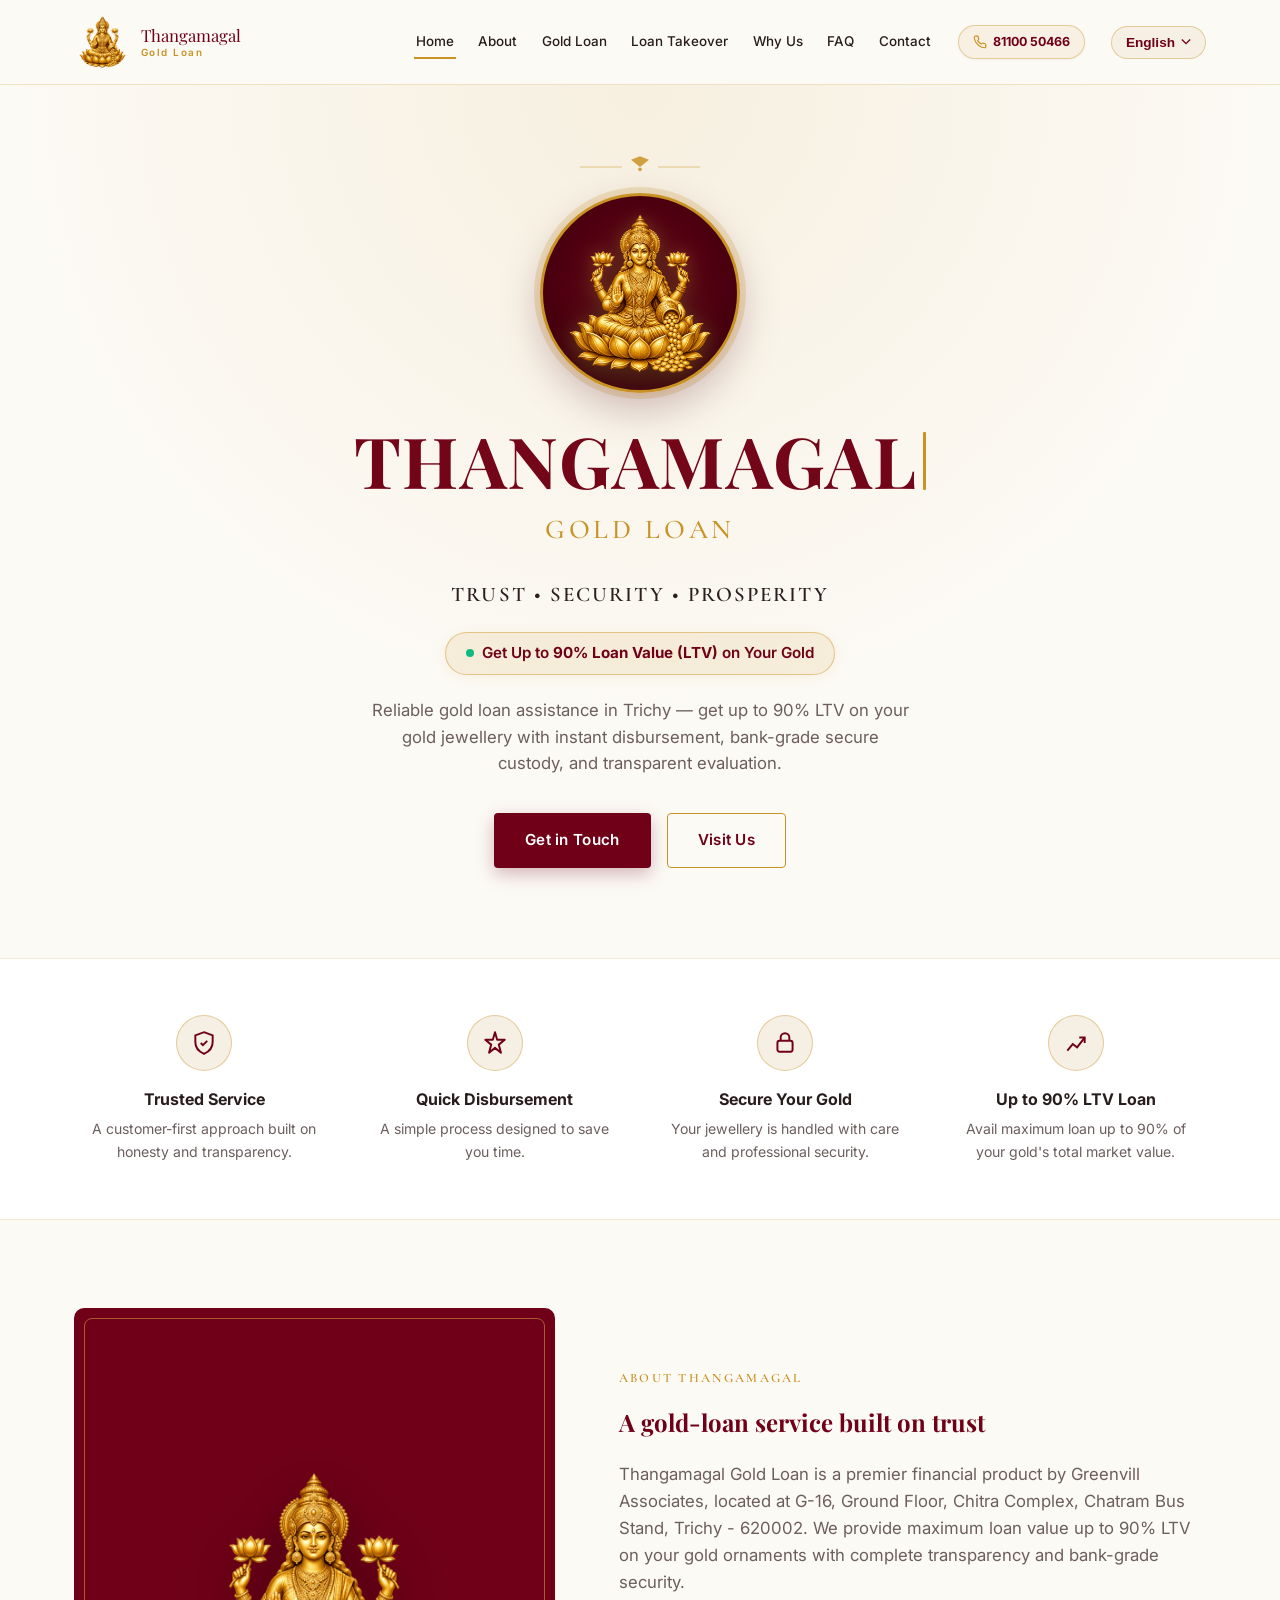
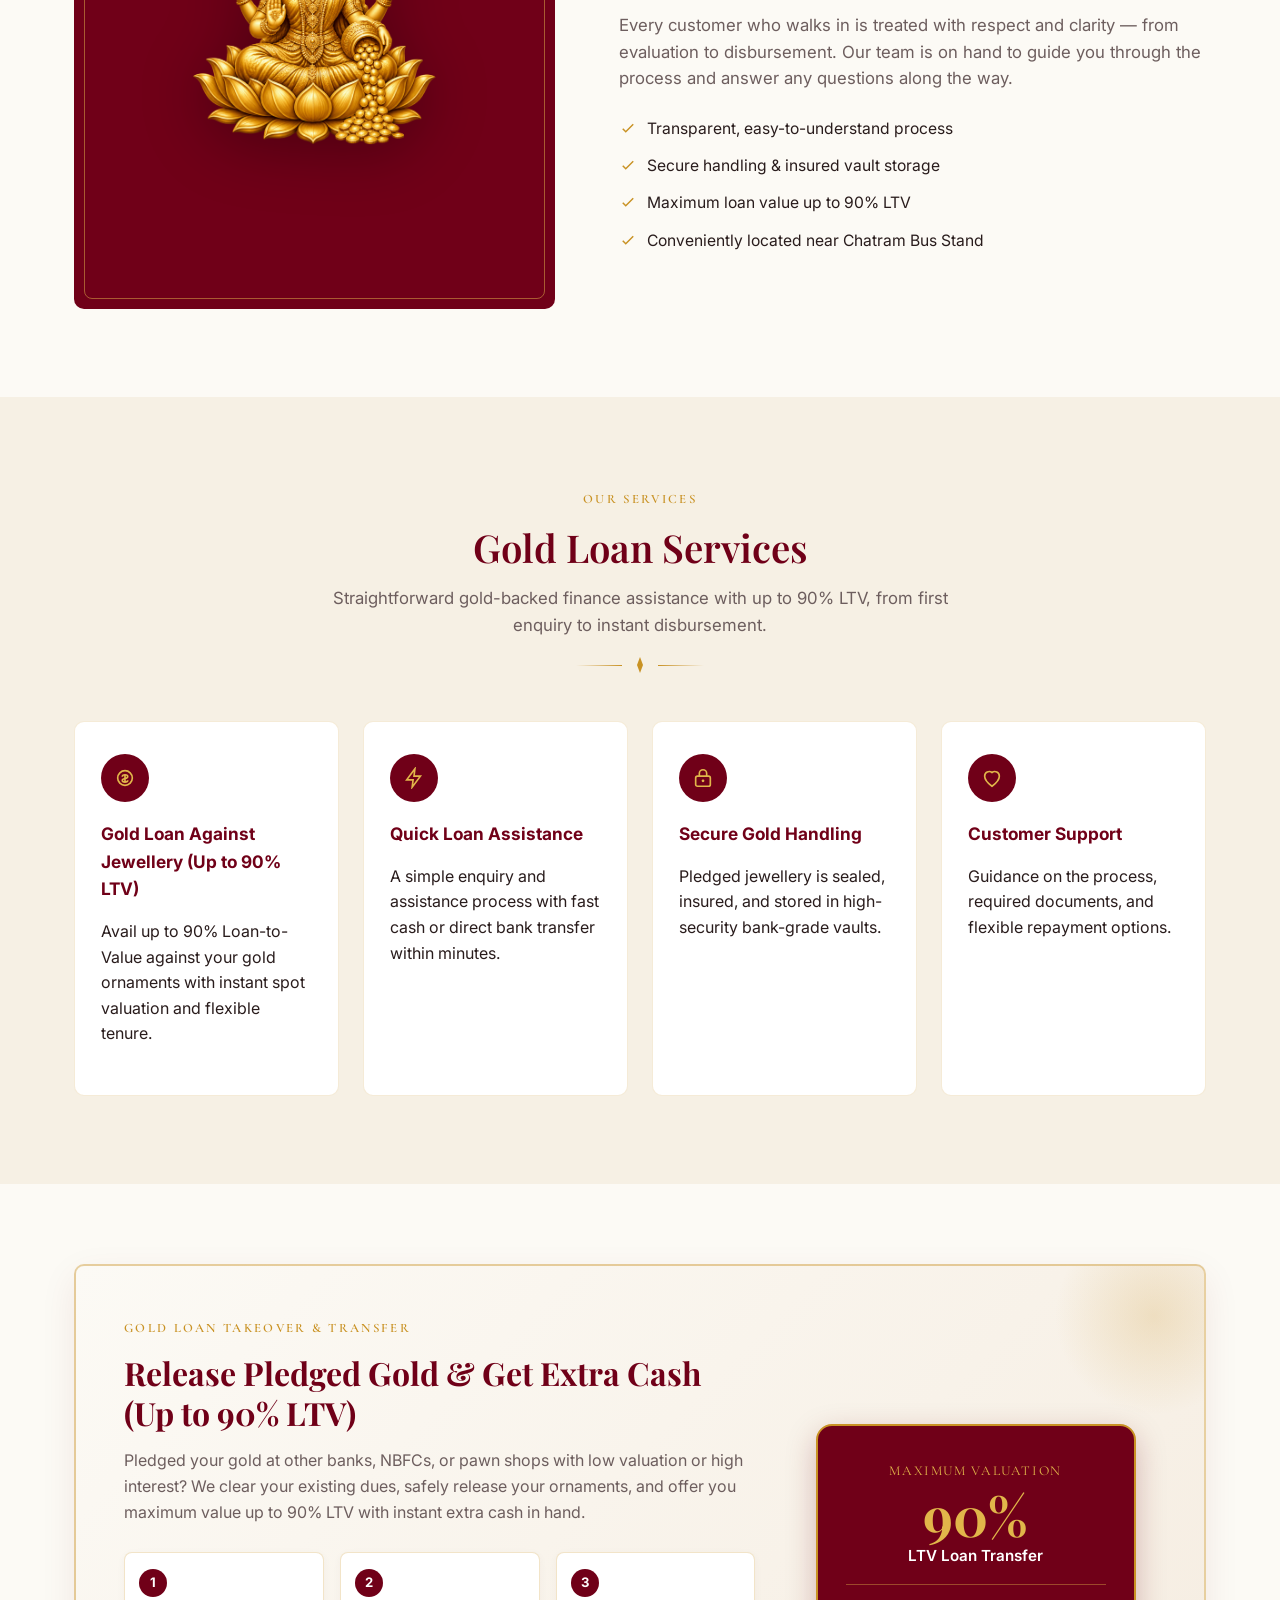
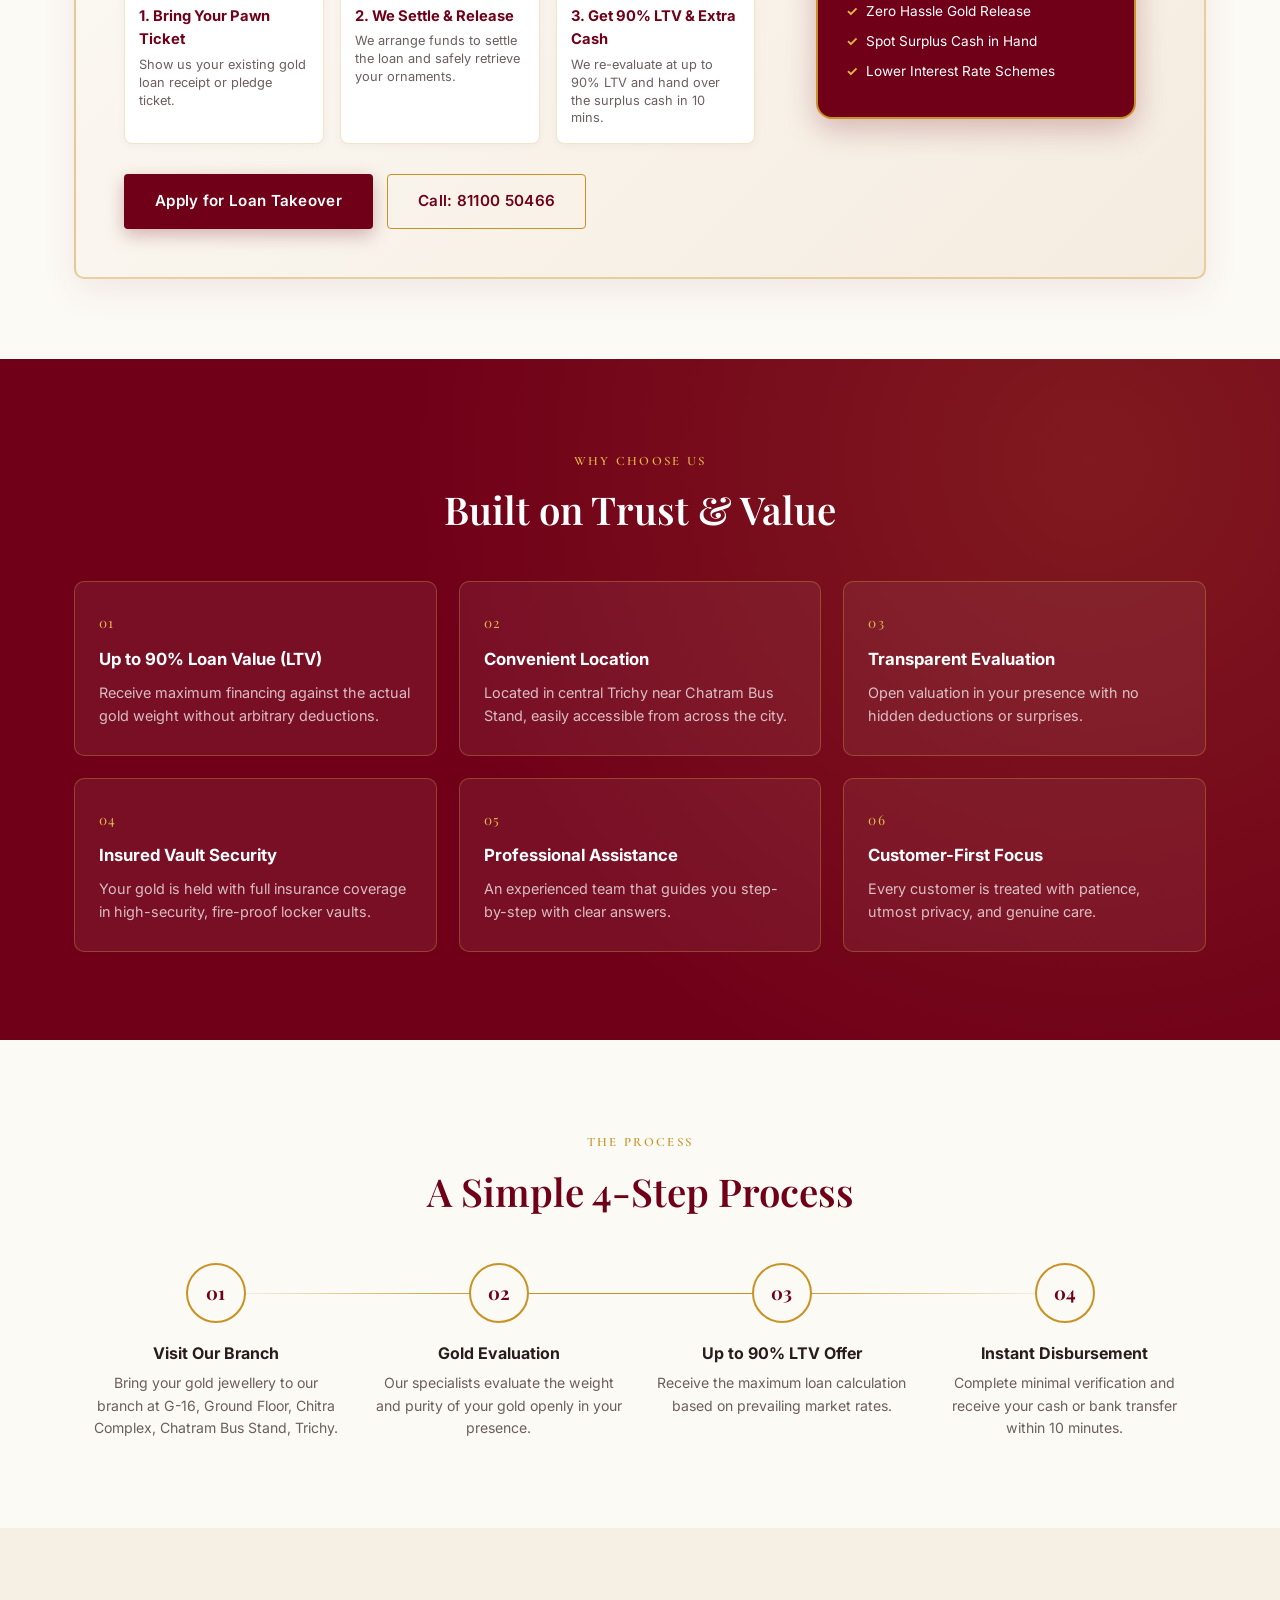
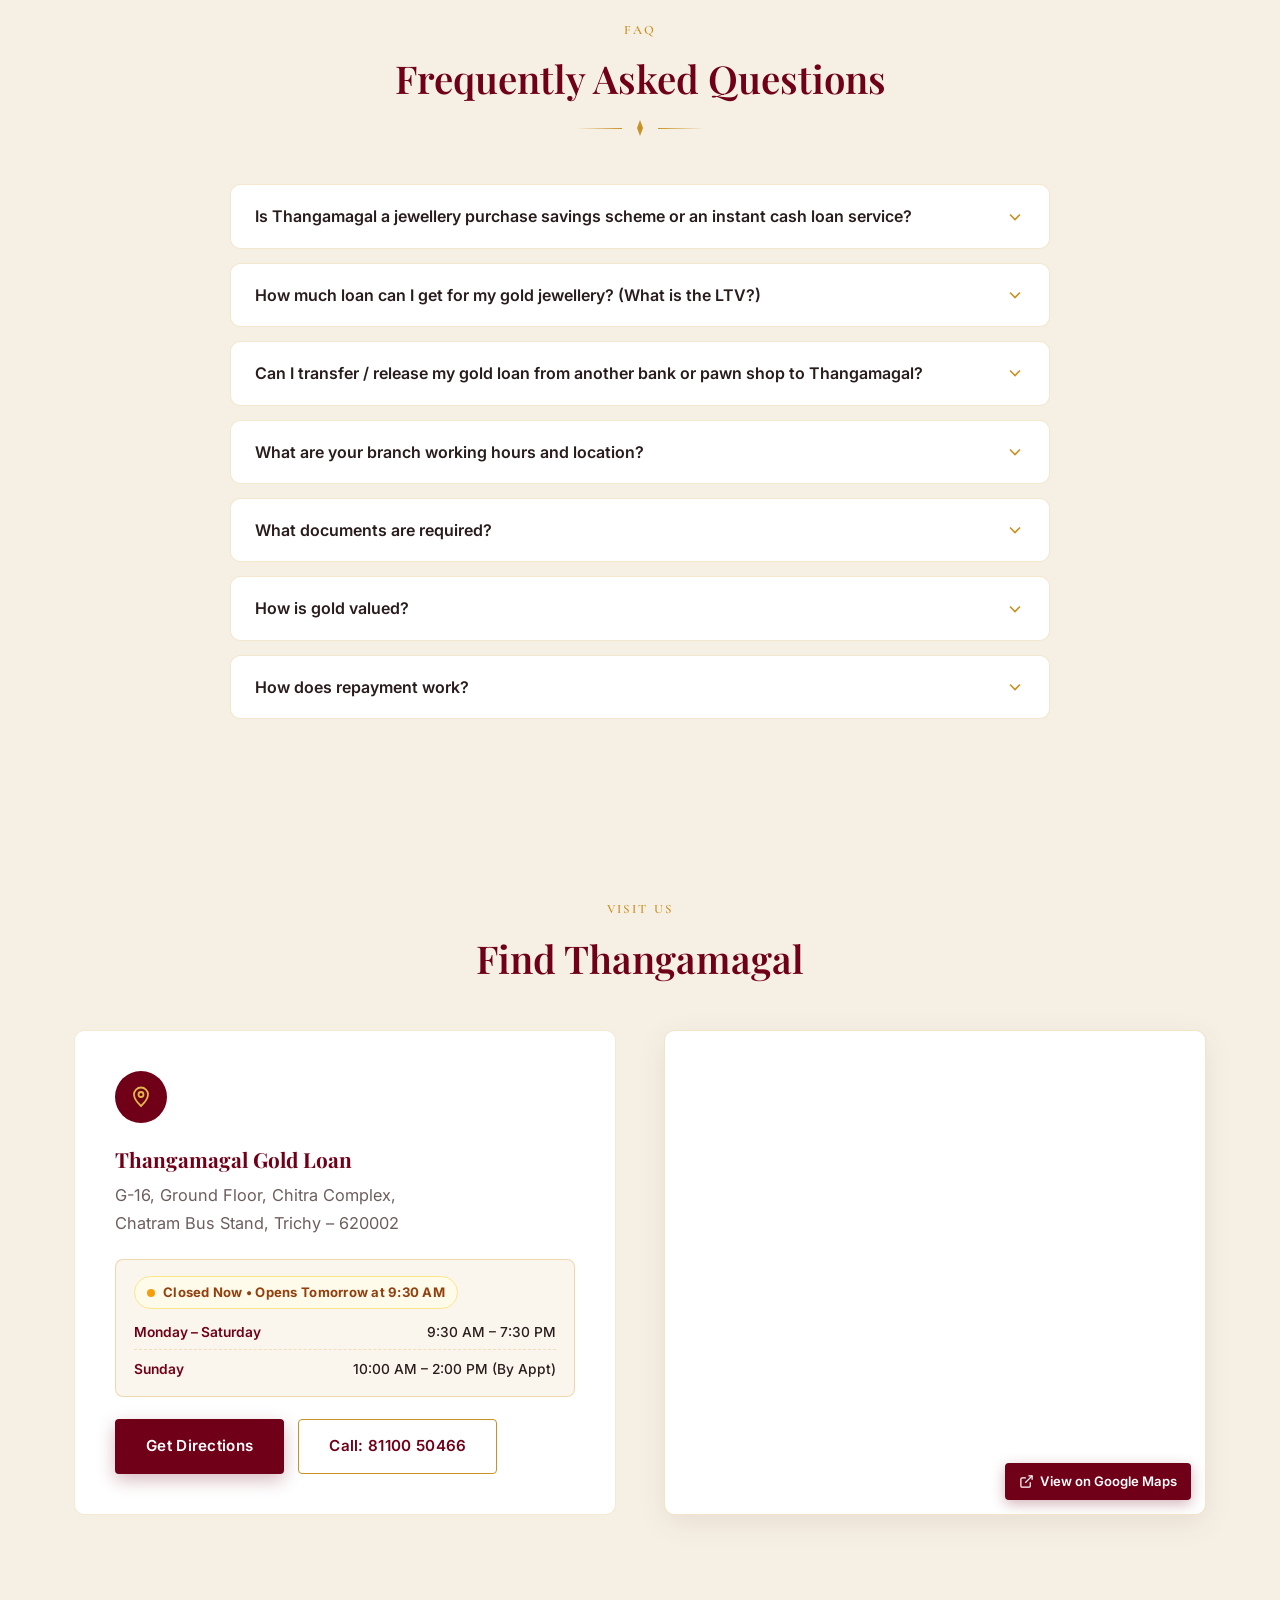
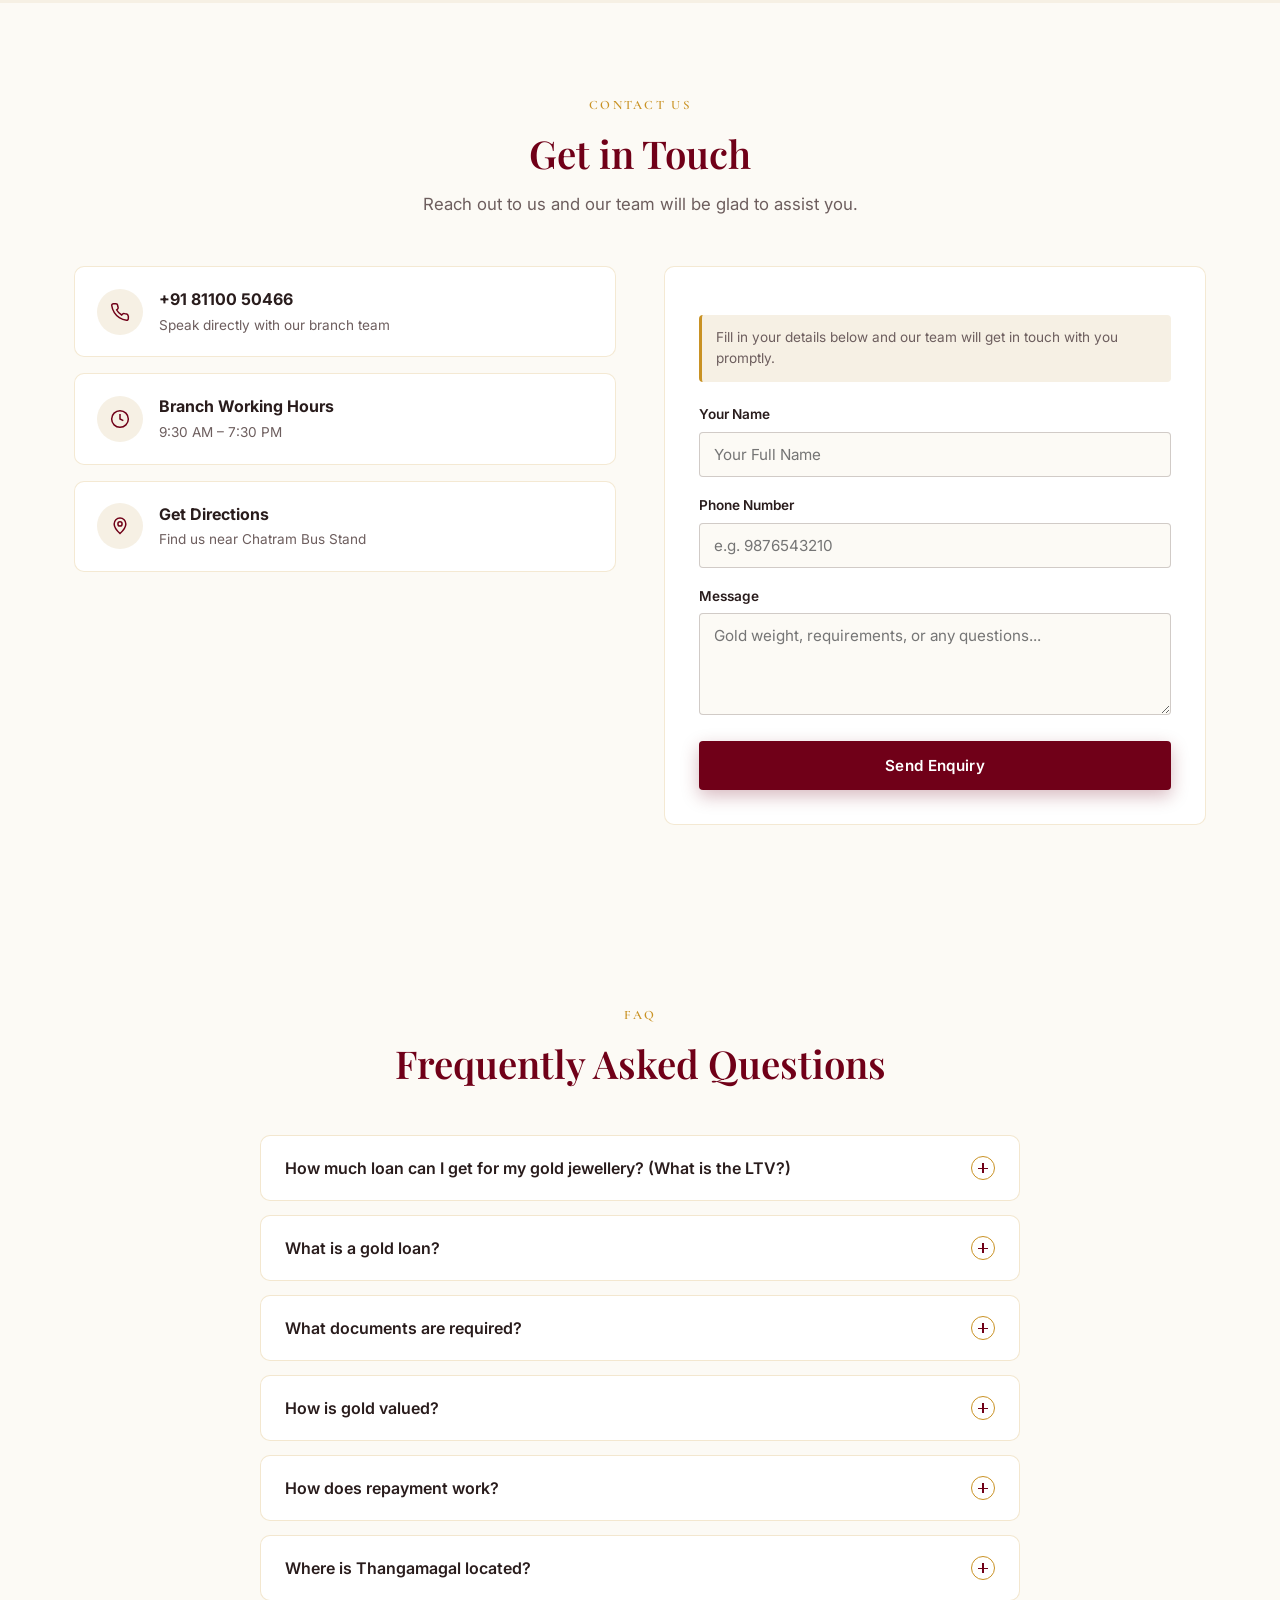
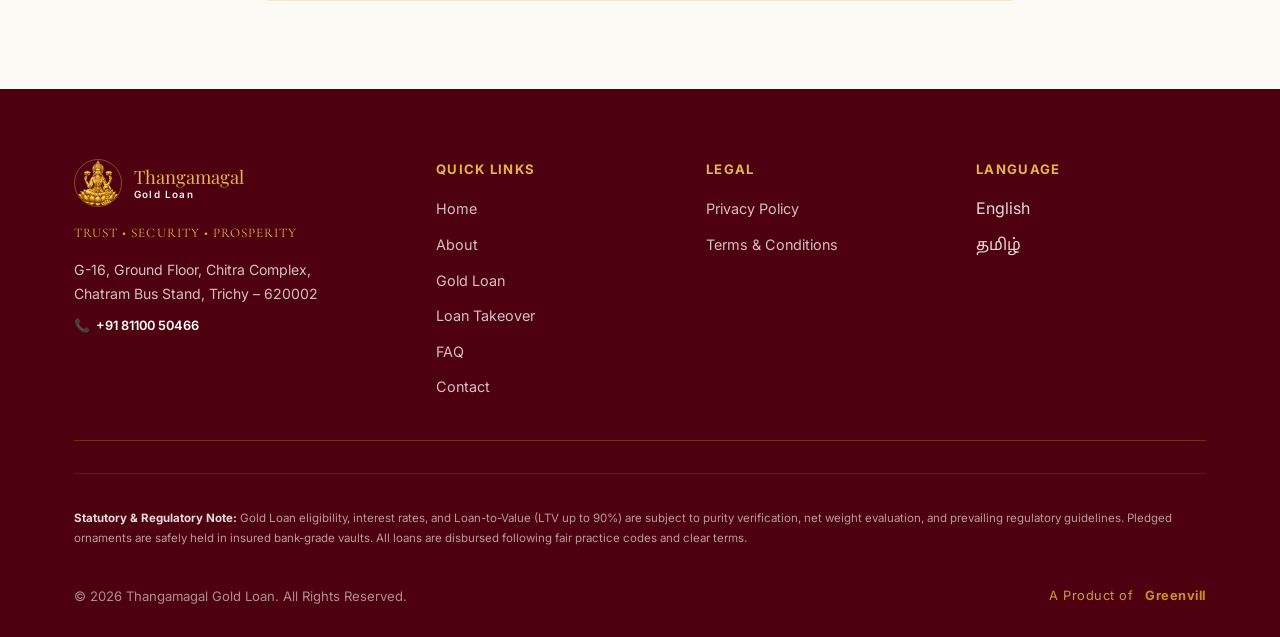
<file: index.html>
<!DOCTYPE html>
<html lang="en" class="scroll-smooth">
<head>
<meta charset="UTF-8">
<meta name="viewport" content="width=device-width, initial-scale=1.0">
<title>Thangamagal Gold Loan | Up to 90% LTV Gold Loan in Trichy</title>
<meta name="description" content="Thangamagal Gold Loan at G-16, Ground Floor, Chitra Complex, Chatram Bus Stand, Trichy - 620002. Call +91 81100 50466. Get up to 90% LTV loan against gold jewellery with instant cash and safe locker custody.">
<meta name="keywords" content="gold loan in trichy, 90% ltv gold loan, gold loan chatram bus stand, thangamagal gold loan, instant gold loan trichy, gold loan against jewellery tiruchirappalli, best gold loan trichy, gold pledge trichy">
<link rel="canonical" href="https://thangamagalgold.com/">

<!-- Local GEO Optimization Tags -->
<meta name="geo.region" content="IN-TN">
<meta name="geo.placename" content="Tiruchirappalli">
<meta name="geo.position" content="10.83149;78.69365">
<meta name="ICBM" content="10.83149, 78.69365">

<!-- Open Graph -->
<meta property="og:type" content="business.business">
<meta property="og:title" content="Thangamagal Gold Loan | Up to 90% LTV Gold Loan in Trichy">
<meta property="og:description" content="Trusted gold loan assistance in Trichy. Get up to 90% LTV on your gold ornaments with instant disbursement and bank-grade secure custody.">
<meta property="og:image" content="assets/logo/logo.png">
<meta property="og:url" content="https://thangamagalgold.com/">
<meta property="og:locale" content="en_IN">

<!-- Twitter -->
<meta name="twitter:card" content="summary_large_image">
<meta name="twitter:title" content="Thangamagal Gold Loan | Up to 90% LTV Gold Loan in Trichy">
<meta name="twitter:description" content="Trusted gold loan assistance in Trichy. Get up to 90% LTV on your gold ornaments with instant disbursement.">
<meta name="twitter:image" content="assets/logo/logo.png">

<!-- Favicons -->
<link rel="icon" type="image/png" sizes="32x32" href="assets/logo/favicon-32x32.png">
<link rel="icon" type="image/png" sizes="16x16" href="assets/logo/favicon-16x16.png">
<link rel="apple-touch-icon" sizes="180x180" href="assets/logo/apple-touch-icon.png">
<link rel="shortcut icon" href="assets/logo/favicon.ico">

<!-- Fonts -->
<link rel="preconnect" href="https://fonts.googleapis.com">
<link rel="preconnect" href="https://fonts.gstatic.com" crossorigin>
<link href="https://fonts.googleapis.com/css2?family=Playfair+Display:wght@600;700&family=Cormorant+Garamond:wght@500;600&family=Inter:wght@400;500;600;700&family=Noto+Sans+Tamil:wght@400;500;600;700&family=Noto+Serif+Tamil:wght@600;700&display=swap" rel="stylesheet">

<link rel="stylesheet" href="css/style.css">
<link rel="stylesheet" href="css/responsive.css">

<!-- Structured Data (SEO / AEO / GEO Schema) -->
<script type="application/ld+json">
{
  "@context": "https://schema.org",
  "@graph": [
    {
      "@type": "FinancialService",
      "@id": "https://thangamagalgold.com/#organization",
      "name": "Thangamagal Gold Loan",
      "alternateName": [
        "Thangamagal Gold Loan Tiruchirappalli",
        "தங்கமகள் தங்கக் கடன்",
        "Thangamagal Loan"
      ],
      "disambiguatingDescription": "Thangamagal Gold Loan is an instant cash gold loan and pledge financial service located at G-16, Ground Floor, Chitra Complex, Chatram Bus Stand, Trichy - 620002, Tamil Nadu. Providing up to 90% LTV on gold jewellery, bank-grade insured locker safe custody, and gold loan takeover / re-pledge services. It is a financial product of Greenvill Associates and is distinct from jewellery purchase or savings schemes.",
      "description": "Premier gold loan service in Trichy providing up to 90% LTV against gold jewellery with instant cash disbursement, loan takeover, and secure vault storage.",
      "url": "https://thangamagalgold.com/",
      "logo": "https://thangamagalgold.com/assets/logo/logo.png",
      "image": "https://thangamagalgold.com/assets/logo/logo.png",
      "telephone": "+918110050466",
      "priceRange": "₹₹",
      "currenciesAccepted": "INR",
      "paymentAccepted": "Cash, Bank Transfer, UPI, IMPS, RTGS",
      "serviceType": [
        "Gold Loan",
        "Loan Against Gold Jewellery",
        "Gold Loan Takeover",
        "Gold Re-Pledge",
        "Pawn Brokerage"
      ],
      "knowsAbout": [
        "Gold Loan",
        "90% LTV Gold Loan",
        "Pledged Gold Jewellery",
        "Gold Loan Takeover and Transfer",
        "Insured Bank-Grade Vault Storage",
        "Tiruchirappalli Gold Loan",
        "Chatram Bus Stand Financial Services"
      ],
      "address": {
        "@type": "PostalAddress",
        "streetAddress": "G-16, Ground Floor, Chitra Complex, Chatram Bus Stand",
        "addressLocality": "Tiruchirappalli",
        "addressRegion": "Tamil Nadu",
        "postalCode": "620002",
        "addressCountry": "IN"
      },
      "geo": {
        "@type": "GeoCoordinates",
        "latitude": 10.83149,
        "longitude": 78.69365
      },
      "openingHoursSpecification": [
        {
          "@type": "OpeningHoursSpecification",
          "dayOfWeek": ["Monday", "Tuesday", "Wednesday", "Thursday", "Friday", "Saturday"],
          "opens": "09:30",
          "closes": "19:30"
        },
        {
          "@type": "OpeningHoursSpecification",
          "dayOfWeek": "Sunday",
          "opens": "10:00",
          "closes": "14:00"
        }
      ],
      "areaServed": [
        "Tiruchirappalli",
        "Chatram Bus Stand",
        "Srirangam",
        "Thillai Nagar",
        "Main Guard Gate",
        "Trichy Fort",
        "Tamil Nadu"
      ],
      "parentOrganization": {
        "@type": "Organization",
        "name": "Greenvill Associates",
        "url": "https://greenvillassociates.com"
      },
      "sameAs": [
        "https://greenvillassociates.com"
      ],
      "hasOfferCatalog": {
        "@type": "OfferCatalog",
        "name": "Gold Loan Services",
        "itemListElement": [
          {
            "@type": "Offer",
            "itemOffered": {
              "@type": "FinancialProduct",
              "name": "Instant Gold Loan Against Jewellery",
              "description": "Instant gold loan offering up to 90% Loan-to-Value (LTV) on gold ornaments."
            }
          },
          {
            "@type": "Offer",
            "itemOffered": {
              "@type": "FinancialProduct",
              "name": "Gold Loan Takeover & Transfer",
              "description": "Settlement of existing gold loan dues at other banks or pawn shops and re-pledging at 90% LTV with instant extra cash payout."
            }
          }
        ]
      }
    },
    {
      "@type": "FAQPage",
      "@id": "https://thangamagalgold.com/#faq",
      "mainEntity": [
        {
          "@type": "Question",
          "name": "Is Thangamagal Gold Loan a gold savings scheme or a cash loan service?",
          "acceptedAnswer": {
            "@type": "Answer",
            "text": "Thangamagal Gold Loan is an instant cash gold loan service located at G-16, Ground Floor, Chitra Complex, Chatram Bus Stand, Trichy - 620002. It provides direct loans up to 90% LTV against pledged gold jewellery, spot cash disbursement, and gold loan takeover services. It is an independent financial product of Greenvill Associates, distinct from 11-month jewellery savings or accumulation plans."
          }
        },
        {
          "@type": "Question",
          "name": "How much loan can I get for my gold jewellery? (What is the LTV?)",
          "acceptedAnswer": {
            "@type": "Answer",
            "text": "You can get up to 90% of the current market value (90% LTV - Loan to Value) of your gold jewellery with instant spot evaluation and transparent processing."
          }
        },
        {
          "@type": "Question",
          "name": "Can I transfer / release my gold loan from another bank or pawn shop to Thangamagal?",
          "acceptedAnswer": {
            "@type": "Answer",
            "text": "Yes. We provide complete Gold Loan Takeover assistance. We arrange funds to clear your outstanding dues at your current financier, retrieve your jewellery, re-evaluate it at up to 90% LTV, and pay you the surplus cash balance immediately."
          }
        },
        {
          "@type": "Question",
          "name": "What is a gold loan?",
          "acceptedAnswer": {
            "@type": "Answer",
            "text": "A gold loan is finance obtained against gold jewellery pledged as security. The jewellery is evaluated and held securely in high-security vaults until the loan is repaid."
          }
        },
        {
          "@type": "Question",
          "name": "What documents are required for a gold loan?",
          "acceptedAnswer": {
            "@type": "Answer",
            "text": "Standard identity and address proof documents such as Aadhaar Card, PAN Card, Voter ID, or Driving License are required along with your gold jewellery."
          }
        },
        {
          "@type": "Question",
          "name": "Where is Thangamagal Gold Loan located?",
          "acceptedAnswer": {
            "@type": "Answer",
            "text": "Thangamagal Gold Loan is located at G-16, Ground Floor, Chitra Complex, Chatram Bus Stand, Trichy - 620002, Tamil Nadu. Call: +91 81100 50466."
          }
        }
      ]
    }
  ]
}
</script>
</head>
<body class="pb-16 sm:pb-0">
<a href="#main" class="skip-link" data-i18n="skipLink">Skip to main content</a>

<!-- ============ HEADER ============ -->
<header class="site-header">
  <div class="header-inner">
    <a href="#top" class="brand" aria-label="Thangamagal Gold Loan — Home">
      <img src="assets/logo/logo.png" data-logo-en="assets/logo/logo.png" data-logo-ta="assets/logo/logo.png" alt="Thangamagal Gold Loan emblem" width="52" height="52" style="border-radius:50%;object-fit:cover;">
      <span class="brand-text"><span data-i18n="brandName">Thangamagal</span><small data-i18n="heroSub">Gold Loan</small></span>
    </a>

    <nav class="main-nav" aria-label="Primary">
      <ul class="nav-links">
        <li><a href="#top" data-i18n="navHome">Home</a></li>
        <li><a href="#about" data-i18n="navAbout">About</a></li>
        <li><a href="#services" data-i18n="navGoldLoan">Gold Loan</a></li>
        <li><a href="#takeover" data-i18n="navTakeover">Loan Takeover</a></li>
        <li><a href="#why-us" data-i18n="navWhyUs">Why Choose Us</a></li>
        <li><a href="#faq" data-i18n="navFaq">FAQ</a></li>
        <li><a href="#contact" data-i18n="navContact">Contact</a></li>
      </ul>

      <a href="tel:+918110050466" class="header-phone-btn" title="Call Branch">
        <svg fill="none" stroke="currentColor" stroke-width="2" viewBox="0 0 24 24"><path d="M22 16.9v3a2 2 0 0 1-2.2 2 19.8 19.8 0 0 1-8.6-3.1 19.5 19.5 0 0 1-6-6A19.8 19.8 0 0 1 2.1 4.2 2 2 0 0 1 4.1 2h3a2 2 0 0 1 2 1.7c.1.9.3 1.8.6 2.6a2 2 0 0 1-.5 2.1L8 9.6a16 16 0 0 0 6 6l1.2-1.2a2 2 0 0 1 2.1-.5c.9.3 1.8.5 2.6.6a2 2 0 0 1 1.7 2z"/></svg>
        <span>81100 50466</span>
      </a>

      <div class="lang-select-wrap">
        <button class="lang-btn" aria-haspopup="true" aria-expanded="false">
          <span class="lang-current-label">English</span>
          <svg viewBox="0 0 12 8" fill="none" aria-hidden="true"><path d="M1 1L6 6L11 1" stroke="currentColor" stroke-width="1.6"/></svg>
        </button>
        <div class="lang-menu">
          <button type="button" data-set-lang="en">English</button>
          <button type="button" data-set-lang="ta">தமிழ்</button>
        </div>
      </div>
    </nav>

    <button class="menu-toggle" aria-label="Open menu" aria-expanded="false">
      <span></span><span></span><span></span>
    </button>
  </div>
</header>

<div class="mobile-panel" id="mobile-panel">
  <ul>
    <li><a href="#top" data-i18n="navHome">Home</a></li>
    <li><a href="#about" data-i18n="navAbout">About</a></li>
    <li><a href="#services" data-i18n="navGoldLoan">Gold Loan</a></li>
    <li><a href="#takeover" data-i18n="navTakeover">Loan Takeover</a></li>
    <li><a href="#why-us" data-i18n="navWhyUs">Why Choose Us</a></li>
    <li><a href="#how-it-works" data-i18n="navHow">How It Works</a></li>
    <li><a href="#faq" data-i18n="navFaq">FAQ</a></li>
    <li><a href="#contact" data-i18n="navContact">Contact</a></li>
  </ul>
  <div class="lang-select-wrap">
    <button class="lang-btn" aria-haspopup="true" aria-expanded="false">
      <span class="lang-current-label">English</span>
      <svg viewBox="0 0 12 8" fill="none" aria-hidden="true"><path d="M1 1L6 6L11 1" stroke="currentColor" stroke-width="1.6"/></svg>
    </button>
    <div class="lang-menu">
      <button type="button" data-set-lang="en">English</button>
      <button type="button" data-set-lang="ta">தமிழ்</button>
    </div>
  </div>
  <div class="mobile-cta">
    <a href="tel:+918110050466" class="btn btn-primary" data-i18n="callNow">Call: 81100 50466</a>
    <a href="#contact" class="btn btn-outline" data-i18n="ctaVisit">Visit Us</a>
  </div>
</div>

<main id="main">

  <!-- ============ HERO ============ -->
  <section class="hero" id="top">
    <div class="container">
      <svg class="hero-orn" viewBox="0 0 200 40" fill="none" aria-hidden="true">
        <path d="M0 20 H70 M130 20 H200" stroke="#C99224" stroke-width="1"/>
        <path d="M85 8 L100 2 L115 8 L100 20 Z" fill="#C99224"/>
        <circle cx="100" cy="24" r="3" fill="#C99224"/>
      </svg>

      <div class="hero-logo">
        <img src="assets/logo/logo.png" data-logo-en="assets/logo/logo.png" data-logo-ta="assets/logo/logo.png" alt="Thangamagal Gold Loan — Goddess Lakshmi emblem" width="200" height="200">
      </div>

      <h1 class="hero-name" data-typewriter aria-live="off">THANGAMAGAL</h1>
      <p class="hero-sub" data-i18n="heroSub">Gold Loan</p>
      <p class="hero-tagline" data-i18n="heroTagline">TRUST &bull; SECURITY &bull; PROSPERITY</p>

      <div class="hero-ltv-badge-wrap">
        <div class="hero-ltv-badge" data-i18n-html="heroLtvBadge">
          <span class="pulse-dot"></span>
          <span>Get Up to <strong>90% Loan Value (LTV)</strong> on Your Gold</span>
        </div>
      </div>

      <p class="hero-line" data-i18n="heroLine">Reliable gold loan assistance in Trichy — get up to 90% LTV on your gold jewellery with instant disbursement, bank-grade secure custody, and transparent evaluation.</p>

      <div class="hero-ctas">
        <a href="#contact" class="btn btn-primary" data-i18n="ctaContact">Get in Touch</a>
        <a href="#location" class="btn btn-outline" data-i18n="ctaVisit">Visit Us</a>
      </div>
    </div>
  </section>

  <!-- ============ TRUST STRIP ============ -->
  <section class="trust-strip reveal">
    <div class="container">
      <div class="trust-grid">
        <div class="trust-item">
          <div class="trust-icon"><svg viewBox="0 0 24 24" fill="none" stroke-width="1.8" aria-hidden="true"><path d="M12 2 L20 5 V11 C20 16 16.5 20 12 22 C7.5 20 4 16 4 11 V5 Z"/><path d="M9 12l2 2 4-4"/></svg></div>
          <h3 data-i18n="trust1Title">Trusted Service</h3>
          <p data-i18n="trust1Desc">A customer-first approach built on honesty and transparency.</p>
        </div>
        <div class="trust-item">
          <div class="trust-icon"><svg viewBox="0 0 24 24" fill="none" stroke-width="1.8" aria-hidden="true"><path d="M12 2 L14 9 H21 L15.5 13.5 L17.5 21 L12 16.5 L6.5 21 L8.5 13.5 L3 9 H10 Z" stroke-linejoin="round"/></svg></div>
          <h3 data-i18n="trust2Title">Quick Disbursement</h3>
          <p data-i18n="trust2Desc">A simple process designed to save you time.</p>
        </div>
        <div class="trust-item">
          <div class="trust-icon"><svg viewBox="0 0 24 24" fill="none" stroke-width="1.8" aria-hidden="true"><rect x="5" y="10" width="14" height="10" rx="2"/><path d="M8 10V7a4 4 0 0 1 8 0v3"/></svg></div>
          <h3 data-i18n="trust3Title">Secure Your Gold</h3>
          <p data-i18n="trust3Desc">Your jewellery is handled with care and professional security.</p>
        </div>
        <div class="trust-item">
          <div class="trust-icon"><svg viewBox="0 0 24 24" fill="none" stroke-width="1.8" aria-hidden="true"><path d="M4 19 L9 13 L13 16 L20 7"/><path d="M15 7h5v5"/></svg></div>
          <h3 data-i18n="trust4Title">Up to 90% LTV Loan</h3>
          <p data-i18n="trust4Desc">Avail maximum loan up to 90% of your gold's total market value.</p>
        </div>
      </div>
    </div>
  </section>

  <!-- ============ ABOUT ============ -->
  <section id="about">
    <div class="container about-grid">
      <div class="about-visual reveal">
        <img src="assets/logo/logo.png" data-logo-en="assets/logo/logo.png" data-logo-ta="assets/logo/logo.png" alt="Thangamagal Gold Loan emblem" loading="lazy">
      </div>
      <div class="about-copy reveal">
        <span class="eyebrow" data-i18n="aboutEyebrow">About Thangamagal</span>
        <h2 data-i18n="aboutHeading">A gold-loan service built on trust</h2>
        <p style="margin-top:20px" data-i18n="aboutP1">Thangamagal Gold Loan is a customer-focused gold-loan finance service located at G-16, Ground Floor, Chitra Complex, Chatram Bus Stand, Trichy. We provide maximum loan value up to 90% LTV on your gold ornaments with complete transparency and bank-grade security.</p>
        <p data-i18n="aboutP2">Every customer who walks in is treated with respect and clarity — from evaluation to disbursement. Our team is on hand to guide you through the process and answer any questions along the way.</p>
        <ul class="about-list">
          <li><svg viewBox="0 0 24 24" fill="none" stroke-width="2" aria-hidden="true"><path d="M5 13l4 4L19 7"/></svg><span data-i18n="aboutList1">Transparent, easy-to-understand process</span></li>
          <li><svg viewBox="0 0 24 24" fill="none" stroke-width="2" aria-hidden="true"><path d="M5 13l4 4L19 7"/></svg><span data-i18n="aboutList2">Secure handling &amp; insured vault storage</span></li>
          <li><svg viewBox="0 0 24 24" fill="none" stroke-width="2" aria-hidden="true"><path d="M5 13l4 4L19 7"/></svg><span data-i18n="aboutList3">Maximum loan value up to 90% LTV</span></li>
          <li><svg viewBox="0 0 24 24" fill="none" stroke-width="2" aria-hidden="true"><path d="M5 13l4 4L19 7"/></svg><span data-i18n="aboutList4">Conveniently located near Chatram Bus Stand</span></li>
        </ul>
      </div>
    </div>
  </section>

  <!-- ============ SERVICES ============ -->
  <section id="services" class="services-section">
    <div class="container">
      <div class="section-heading reveal">
        <span class="eyebrow" data-i18n="servicesEyebrow">Our Services</span>
        <h2 data-i18n="servicesHeading">Gold Loan Services</h2>
        <p data-i18n="servicesSub">Straightforward gold-backed finance assistance with up to 90% LTV, from first enquiry to instant disbursement.</p>
        <div class="divider-orn" aria-hidden="true"><svg viewBox="0 0 16 16"><path d="M8 0 L11 8 L8 16 L5 8 Z" fill="#C99224"/></svg></div>
      </div>

      <div class="services-grid">
        <div class="service-card reveal">
          <div class="service-icon"><svg viewBox="0 0 24 24" fill="none" stroke-width="1.8" aria-hidden="true"><circle cx="12" cy="12" r="8"/><path d="M12 8v8M9 10.5c0-1.2 1.3-2 3-2s3 .9 3 2c0 2.5-6 1.5-6 4 0 1.1 1.3 2 3 2s3-.8 3-2"/></svg></div>
          <h3 data-i18n="service1Title">Gold Loan Against Jewellery (Up to 90% LTV)</h3>
          <p data-i18n="service1Desc">Avail up to 90% Loan-to-Value against your gold ornaments with instant spot valuation and flexible tenure.</p>
        </div>
        <div class="service-card reveal">
          <div class="service-icon"><svg viewBox="0 0 24 24" fill="none" stroke-width="1.8" aria-hidden="true"><path d="M13 2 L4 14h7l-1 8 9-12h-7z"/></svg></div>
          <h3 data-i18n="service2Title">Quick Loan Assistance</h3>
          <p data-i18n="service2Desc">A simple enquiry and assistance process with fast cash or direct bank transfer within minutes.</p>
        </div>
        <div class="service-card reveal">
          <div class="service-icon"><svg viewBox="0 0 24 24" fill="none" stroke-width="1.8" aria-hidden="true"><rect x="4" y="10" width="16" height="11" rx="2"/><path d="M8 10V7a4 4 0 0 1 8 0v3"/><circle cx="12" cy="15" r="1.5" fill="#E1B64A" stroke="none"/></svg></div>
          <h3 data-i18n="service3Title">Secure Gold Handling</h3>
          <p data-i18n="service3Desc">Pledged jewellery is sealed, insured, and stored in high-security bank-grade vaults.</p>
        </div>
        <div class="service-card reveal">
          <div class="service-icon"><svg viewBox="0 0 24 24" fill="none" stroke-width="1.8" aria-hidden="true"><path d="M12 21c-4-3-8-6.5-8-11a5 5 0 0 1 8-4 5 5 0 0 1 8 4c0 4.5-4 8-8 11z"/></svg></div>
          <h3 data-i18n="service4Title">Customer Support</h3>
          <p data-i18n="service4Desc">Guidance on the process, required documents, and flexible repayment options.</p>
        </div>
      </div>
    </div>
  </section>

  <!-- ============ GOLD LOAN TAKEOVER / RE-PLEDGE ============ -->
  <section id="takeover" class="takeover-section">
    <div class="container">
      <div class="takeover-card reveal">
        <div class="takeover-content">
          <span class="eyebrow" data-i18n="takeoverEyebrow">Gold Loan Takeover &amp; Transfer</span>
          <h2 data-i18n="takeoverHeading">Release Pledged Gold &amp; Get Extra Cash (Up to 90% LTV)</h2>
          <p data-i18n="takeoverDesc">Pledged your gold at other banks, NBFCs, or pawn shops with low valuation or high interest? We clear your existing dues, safely release your ornaments, and offer you maximum value up to 90% LTV with instant extra cash in hand.</p>
          
          <div class="takeover-steps">
            <div class="takeover-step">
              <div class="t-step-num">1</div>
              <div class="t-step-info">
                <h4 data-i18n="takeoverStep1Title">1. Bring Your Pawn Ticket</h4>
                <p data-i18n="takeoverStep1Desc">Show us your existing gold loan receipt or pledge ticket.</p>
              </div>
            </div>
            <div class="takeover-step">
              <div class="t-step-num">2</div>
              <div class="t-step-info">
                <h4 data-i18n="takeoverStep2Title">2. We Settle &amp; Release</h4>
                <p data-i18n="takeoverStep2Desc">We arrange funds to settle the loan and safely retrieve your ornaments.</p>
              </div>
            </div>
            <div class="takeover-step">
              <div class="t-step-num">3</div>
              <div class="t-step-info">
                <h4 data-i18n="takeoverStep3Title">3. Get 90% LTV &amp; Extra Cash</h4>
                <p data-i18n="takeoverStep3Desc">We re-evaluate at up to 90% LTV and hand over the surplus cash in 10 mins.</p>
              </div>
            </div>
          </div>

          <div class="takeover-actions">
            <a href="#contact" class="btn btn-primary" data-i18n="takeoverCta">Apply for Loan Takeover</a>
            <a href="tel:+918110050466" class="btn btn-outline" data-i18n="callNow">Call: 81100 50466</a>
          </div>
        </div>

        <div class="takeover-badge-box">
          <div class="t-badge-inner">
            <span class="t-badge-sub" data-i18n="takeoverBadgeSub">Maximum Valuation</span>
            <span class="t-badge-val">90%</span>
            <span class="t-badge-lbl" data-i18n="takeoverBadgeLbl">LTV Loan Transfer</span>
            <hr class="t-badge-hr">
            <ul class="t-badge-benefits">
              <li><span class="check-icon">✓</span> <span data-i18n="takeoverBenefit1">Zero Hassle Gold Release</span></li>
              <li><span class="check-icon">✓</span> <span data-i18n="takeoverBenefit2">Spot Surplus Cash in Hand</span></li>
              <li><span class="check-icon">✓</span> <span data-i18n="takeoverBenefit3">Lower Interest Rate Schemes</span></li>
            </ul>
          </div>
        </div>
      </div>
    </div>
  </section>

  <!-- ============ WHY CHOOSE US ============ -->
  <section id="why-us" class="why-section">
    <div class="container">
      <div class="section-heading reveal">
        <span class="eyebrow" data-i18n="whyEyebrow">Why Choose Us</span>
        <h2 data-i18n="whyHeading">Service you can rely on</h2>
      </div>
      <div class="why-grid">
        <div class="why-card reveal">
          <span class="why-num">01</span>
          <h3 data-i18n="why1Title">Up to 90% Maximum LTV</h3>
          <p data-i18n="why1Desc">Get the highest loan amount against your gold value with no unfair deductions.</p>
        </div>
        <div class="why-card reveal">
          <span class="why-num">02</span>
          <h3 data-i18n="why2Title">Convenient Location</h3>
          <p data-i18n="why2Desc">Easy to reach near Chatram Bus Stand in the heart of Trichy.</p>
        </div>
        <div class="why-card reveal">
          <span class="why-num">03</span>
          <h3 data-i18n="why3Title">Transparent Process</h3>
          <p data-i18n="why3Desc">Clear valuation in front of you — no hidden fees or surprise deductions.</p>
        </div>
        <div class="why-card reveal">
          <span class="why-num">04</span>
          <h3 data-i18n="why4Title">Insured Vault Storage</h3>
          <p data-i18n="why4Desc">Your jewellery is stored in high-security lockers with full insurance protection.</p>
        </div>
        <div class="why-card reveal">
          <span class="why-num">05</span>
          <h3 data-i18n="why5Title">Professional Assistance</h3>
          <p data-i18n="why5Desc">Experienced staff ready to guide you through every enquiry.</p>
        </div>
        <div class="why-card reveal">
          <span class="why-num">06</span>
          <h3 data-i18n="why6Title">Customer-Focused Approach</h3>
          <p data-i18n="why6Desc">Every visit is handled with patience, privacy, and genuine care.</p>
        </div>
      </div>
    </div>
  </section>

  <!-- ============ HOW IT WORKS ============ -->
  <section id="how-it-works">
    <div class="container">
      <div class="section-heading reveal">
        <span class="eyebrow" data-i18n="howEyebrow">The Process</span>
        <h2 data-i18n="howHeading">How It Works</h2>
      </div>
      <div class="timeline">
        <div class="timeline-step reveal">
          <div class="timeline-num">01</div>
          <h3 data-i18n="how1Title">Visit Us</h3>
          <p data-i18n="how1Desc">Come to our branch at G-16, Ground Floor, Chitra Complex, Chatram Bus Stand with your gold jewellery.</p>
        </div>
        <div class="timeline-step reveal">
          <div class="timeline-num">02</div>
          <h3 data-i18n="how2Title">Gold Evaluation</h3>
          <p data-i18n="how2Desc">Our team evaluates purity and weight transparently right before you.</p>
        </div>
        <div class="timeline-step reveal">
          <div class="timeline-num">03</div>
          <h3 data-i18n="how3Title">Up to 90% LTV Offer</h3>
          <p data-i18n="how3Desc">Receive loan calculation offering up to 90% of your total gold value.</p>
        </div>
        <div class="timeline-step reveal">
          <div class="timeline-num">04</div>
          <h3 data-i18n="how4Title">Instant Disbursement</h3>
          <p data-i18n="how4Desc">Get cash or direct bank transfer in your account within 10 minutes.</p>
        </div>
      </div>
    </div>
  </section>

  <!-- ============ FAQ ACCORDION ============ -->
  <section id="faq" class="faq-section">
    <div class="container">
      <div class="section-heading reveal">
        <span class="eyebrow" data-i18n="faqEyebrow">FAQ</span>
        <h2 data-i18n="faqHeading">Frequently Asked Questions</h2>
        <div class="divider-orn" aria-hidden="true"><svg viewBox="0 0 16 16"><path d="M8 0 L11 8 L8 16 L5 8 Z" fill="#C99224"/></svg></div>
      </div>

      <div class="faq-wrap reveal">
        <div class="faq-item">
          <button class="faq-question" aria-expanded="false">
            <span data-i18n="faqDisambigQ">Is Thangamagal a jewellery purchase savings scheme or an instant cash loan service?</span>
            <svg viewBox="0 0 24 24" fill="none" stroke-width="2"><polyline points="6 9 12 15 18 9"/></svg>
          </button>
          <div class="faq-answer">
            <div class="faq-answer-inner" data-i18n="faqDisambigA">Thangamagal Gold Loan is an instant cash gold loan and takeover service located at G-16, Ground Floor, Chitra Complex, Chatram Bus Stand, Trichy - 620002. We provide spot cash loans up to 90% LTV against pledged gold jewellery and transfer/settlement of existing loans. We are an independent financial product of Greenvill Associates, distinct from 11-month jewellery purchase or chit schemes.</div>
          </div>
        </div>

        <div class="faq-item">
          <button class="faq-question" aria-expanded="false">
            <span data-i18n="faqLtvQ">How much loan can I get for my gold jewellery? (What is the LTV?)</span>
            <svg viewBox="0 0 24 24" fill="none" stroke-width="2"><polyline points="6 9 12 15 18 9"/></svg>
          </button>
          <div class="faq-answer">
            <div class="faq-answer-inner" data-i18n="faqLtvA">You can receive up to 90% of your gold jewellery's market value (90% LTV). The amount is calculated instantly based on the net gold weight, karat purity, and prevailing daily market rate.</div>
          </div>
        </div>

        <div class="faq-item">
          <button class="faq-question" aria-expanded="false">
            <span data-i18n="faqTakeoverQ">Can I transfer / release my gold loan from another bank or pawn shop to Thangamagal?</span>
            <svg viewBox="0 0 24 24" fill="none" stroke-width="2"><polyline points="6 9 12 15 18 9"/></svg>
          </button>
          <div class="faq-answer">
            <div class="faq-answer-inner" data-i18n="faqTakeoverA">Yes, absolutely! We provide complete Gold Loan Takeover assistance. We arrange funds to clear your outstanding dues at your current bank or financier, safely release your jewellery, re-evaluate it at up to 90% LTV, and pay you the surplus cash balance immediately.</div>
          </div>
        </div>

        <div class="faq-item">
          <button class="faq-question" aria-expanded="false">
            <span data-i18n="faqTimingsQ">What are your branch working hours and location?</span>
            <svg viewBox="0 0 24 24" fill="none" stroke-width="2"><polyline points="6 9 12 15 18 9"/></svg>
          </button>
          <div class="faq-answer">
            <div class="faq-answer-inner" data-i18n="faqTimingsA">We are open Monday to Saturday from 9:30 AM to 7:30 PM, and on Sundays from 10:00 AM to 2:00 PM (by prior appointment). We are located at G-16, Ground Floor, Chitra Complex, Chatram Bus Stand, Trichy – 620002. Call: +91 81100 50466.</div>
          </div>
        </div>

        <div class="faq-item">
          <button class="faq-question" aria-expanded="false">
            <span data-i18n="faq2Q">What documents are required?</span>
            <svg viewBox="0 0 24 24" fill="none" stroke-width="2"><polyline points="6 9 12 15 18 9"/></svg>
          </button>
          <div class="faq-answer">
            <div class="faq-answer-inner" data-i18n="faq2A">Basic government-issued photo ID and address proof (such as Aadhaar Card, Voter ID, PAN, or Driving License) are typically required. Our team will guide you on the exact requirements.</div>
          </div>
        </div>

        <div class="faq-item">
          <button class="faq-question" aria-expanded="false">
            <span data-i18n="faq3Q">How is gold valued?</span>
            <svg viewBox="0 0 24 24" fill="none" stroke-width="2"><polyline points="6 9 12 15 18 9"/></svg>
          </button>
          <div class="faq-answer">
            <div class="faq-answer-inner" data-i18n="faq3A">Our team evaluates gold jewellery carefully and transparently right in front of you at the branch.</div>
          </div>
        </div>

        <div class="faq-item">
          <button class="faq-question" aria-expanded="false">
            <span data-i18n="faq4Q">How does repayment work?</span>
            <svg viewBox="0 0 24 24" fill="none" stroke-width="2"><polyline points="6 9 12 15 18 9"/></svg>
          </button>
          <div class="faq-answer">
            <div class="faq-answer-inner" data-i18n="faq4A">Repayment terms, flexible tenure schedules, and interest rates are explained clearly by our team before disbursement.</div>
          </div>
        </div>
      </div>
    </div>
  </section>

  <!-- ============ LOCATION ============ -->
  <section id="location" class="location-section">
    <div class="container">
      <div class="section-heading reveal">
        <span class="eyebrow" data-i18n="locEyebrow">Visit Us</span>
        <h2 data-i18n="locHeading">Visit Thangamagal</h2>
      </div>
      <div class="location-grid">
        <div class="location-card reveal">
          <div class="loc-icon"><svg viewBox="0 0 24 24" fill="none" stroke-width="1.8" aria-hidden="true"><path d="M12 21s-7-6.5-7-11.5a7 7 0 0 1 14 0C19 14.5 12 21 12 21z"/><circle cx="12" cy="9.5" r="2.5"/></svg></div>
          <h3 data-i18n="locName">Thangamagal Gold Loan</h3>
          <address>
            <span data-i18n="locAddrLine1">G-16, Ground Floor, Chitra Complex,</span><br>
            <span data-i18n="locAddrLine2">Chatram Bus Stand, Trichy – 620002</span>
          </address>

          <!-- Branch Timings & Live Status Widget -->
          <div class="branch-timings-box mt-4">
            <div class="timings-header">
              <div class="live-status-pill" id="liveStatusPill">
                <span class="status-dot"></span>
                <span id="liveStatusText" data-i18n="statusOpenNow">Open Today: 9:30 AM – 7:30 PM</span>
              </div>
            </div>
            <div class="timings-grid">
              <div class="timing-row">
                <span class="day-label" data-i18n="daysWeek">Monday – Saturday</span>
                <span class="time-label" data-i18n="hoursWeek">9:30 AM – 7:30 PM</span>
              </div>
              <div class="timing-row">
                <span class="day-label" data-i18n="daysSun">Sunday</span>
                <span class="time-label" data-i18n="hoursSun">10:00 AM – 2:00 PM (By Appt)</span>
              </div>
            </div>
          </div>

          <div class="location-actions">
            <a href="https://maps.google.com/?q=Chithra+Complex+Chatram+Bus+Stand+Tiruchirappalli" target="_blank" rel="noopener" class="btn btn-primary" data-i18n="ctaDirections">Get Directions</a>
            <a href="tel:+918110050466" class="btn btn-outline" data-i18n="callNow">Call Branch</a>
          </div>
        </div>
        <div class="map-embed reveal">
          <iframe
            title="Thangamagal Gold Loan location on Google Maps"
            src="https://maps.google.com/maps?q=Chithra+Complex,+Chatram+Bus+Stand,+Tiruchirappalli,+Tamil+Nadu+620002&amp;t=&amp;z=16&amp;ie=UTF8&amp;iwloc=&amp;output=embed"
            loading="lazy"
            allowfullscreen=""
            referrerpolicy="no-referrer-when-downgrade">
          </iframe>
          <div class="map-overlay-badge">
            <a href="https://maps.google.com/?q=Chithra+Complex+Chatram+Bus+Stand+Tiruchirappalli" target="_blank" rel="noopener" class="map-link-btn">
              <svg viewBox="0 0 24 24" fill="none" stroke="currentColor" stroke-width="2" width="15" height="15" aria-hidden="true"><path d="M18 13v6a2 2 0 0 1-2 2H5a2 2 0 0 1-2-2V8a2 2 0 0 1 2-2h6"/><polyline points="15 3 21 3 21 9"/><line x1="10" y1="14" x2="21" y2="3"/></svg>
              <span data-i18n="openInGoogleMaps">Open in Google Maps</span>
            </a>
          </div>
        </div>
      </div>
    </div>
  </section>

  <!-- ============ CONTACT ============ -->
  <section id="contact">
    <div class="container">
      <div class="section-heading reveal">
        <span class="eyebrow" data-i18n="contactEyebrow">Get in Touch</span>
        <h2 data-i18n="contactHeading">Contact Us</h2>
        <p data-i18n="contactSub">Reach out and our team will be happy to assist you.</p>
      </div>

      <div class="contact-grid">
        <div class="contact-actions reveal">
          <a href="tel:+918110050466" class="contact-action-card">
            <div class="cac-icon"><svg viewBox="0 0 24 24" fill="none" stroke-width="1.8" aria-hidden="true"><path d="M22 16.9v3a2 2 0 0 1-2.2 2 19.8 19.8 0 0 1-8.6-3.1 19.5 19.5 0 0 1-6-6A19.8 19.8 0 0 1 2.1 4.2 2 2 0 0 1 4.1 2h3a2 2 0 0 1 2 1.7c.1.9.3 1.8.6 2.6a2 2 0 0 1-.5 2.1L8 9.6a16 16 0 0 0 6 6l1.2-1.2a2 2 0 0 1 2.1-.5c.9.3 1.8.5 2.6.6a2 2 0 0 1 1.7 2z"/></svg></div>
            <div class="cac-text"><h4>+91 81100 50466</h4><p data-i18n="callDesc">Speak with our team directly</p></div>
          </a>
          <a href="#location" class="contact-action-card">
            <div class="cac-icon"><svg viewBox="0 0 24 24" fill="none" stroke-width="1.8" aria-hidden="true"><circle cx="12" cy="12" r="10"/><polyline points="12 6 12 12 16 14"/></svg></div>
            <div class="cac-text"><h4 data-i18n="branchTimingsTitle">Branch Working Hours</h4><p data-i18n="hoursWeek">9:30 AM – 7:30 PM (Mon–Sat)</p></div>
          </a>
          <a href="https://maps.google.com/?q=Chithra+Complex+Chatram+Bus+Stand+Tiruchirappalli" target="_blank" rel="noopener" class="contact-action-card">
            <div class="cac-icon"><svg viewBox="0 0 24 24" fill="none" stroke-width="1.8" aria-hidden="true"><path d="M12 21s-7-6.5-7-11.5a7 7 0 0 1 14 0C19 14.5 12 21 12 21z"/><circle cx="12" cy="9.5" r="2.5"/></svg></div>
            <div class="cac-text"><h4 data-i18n="getDirections">Get Directions</h4><p data-i18n="getDirectionsDesc">Find us near Chatram Bus Stand</p></div>
          </a>
        </div>

        <form class="contact-form reveal" id="enquiryForm" method="POST" data-endpoint="https://script.google.com/macros/s/PASTE_YOUR_SCRIPT_ID_HERE/exec">
          <p class="form-note" data-i18n="formNote">Fill in your details below and our team will get in touch with you promptly.</p>
          <div class="form-group">
            <label for="cf-name" data-i18n="formName">Name</label>
            <input type="text" id="cf-name" name="name" autocomplete="name" required placeholder="Your Full Name">
          </div>
          <div class="form-group">
            <label for="cf-phone" data-i18n="formPhone">Phone Number</label>
            <input type="tel" id="cf-phone" name="phone" autocomplete="tel" required placeholder="e.g. 9876543210" pattern="[0-9]{10,12}">
          </div>
          <div class="form-group">
            <label for="cf-message" data-i18n="formMessage">Message</label>
            <textarea id="cf-message" name="message" rows="4" placeholder="Gold weight, requirements, or any questions..."></textarea>
          </div>
          <button type="submit" id="cf-submit-btn" class="btn btn-primary" data-i18n="sendEnquiry">Send Enquiry</button>
          <div id="formFeedback" class="form-feedback" role="alert" aria-live="polite"></div>
        </form>
      </div>
    </div>
  </section>

  <!-- ============ FAQ ============ -->
  <section id="faq">
    <div class="container">
      <div class="section-heading reveal">
        <span class="eyebrow" data-i18n="faqEyebrow">Questions</span>
        <h2 data-i18n="faqHeading">Frequently Asked Questions</h2>
      </div>
      <div class="faq-list reveal">
        <div class="faq-item">
          <button class="faq-question" aria-expanded="false">
            <span data-i18n="faqLtvQ">How much loan can I get for my gold? (What is the LTV?)</span>
            <span class="faq-plus" aria-hidden="true"></span>
          </button>
          <div class="faq-answer"><div class="faq-answer-inner" data-i18n="faqLtvA">You can receive up to 90% of the total current market value of your gold jewellery (90% Loan-to-Value / LTV). The exact loan amount is calculated transparently based on net weight, purity (karat), and today's market gold rate.</div></div>
        </div>
        <div class="faq-item">
          <button class="faq-question" aria-expanded="false">
            <span data-i18n="faq1Q">What is a gold loan?</span>
            <span class="faq-plus" aria-hidden="true"></span>
          </button>
          <div class="faq-answer"><div class="faq-answer-inner" data-i18n="faq1A">A gold loan is finance obtained against gold jewellery pledged as security. The jewellery is evaluated and held securely in high-security bank vaults until the loan is repaid.</div></div>
        </div>
        <div class="faq-item">
          <button class="faq-question" aria-expanded="false">
            <span data-i18n="faq2Q">What documents are required?</span>
            <span class="faq-plus" aria-hidden="true"></span>
          </button>
          <div class="faq-answer"><div class="faq-answer-inner" data-i18n="faq2A">Standard identity and address proof documents (Aadhaar Card, PAN Card, Voter ID, or Driving License) are typically required. Our team will guide you smoothly through the process.</div></div>
        </div>
        <div class="faq-item">
          <button class="faq-question" aria-expanded="false">
            <span data-i18n="faq3Q">How is the gold evaluated?</span>
            <span class="faq-plus" aria-hidden="true"></span>
          </button>
          <div class="faq-answer"><div class="faq-answer-inner" data-i18n="faq3A">Our team evaluates gold jewellery carefully and transparently at the branch right in front of you, explaining the weight and purity assessment.</div></div>
        </div>
        <div class="faq-item">
          <button class="faq-question" aria-expanded="false">
            <span data-i18n="faq4Q">How does repayment work?</span>
            <span class="faq-plus" aria-hidden="true"></span>
          </button>
          <div class="faq-answer"><div class="faq-answer-inner" data-i18n="faq4A">Repayment details, flexible schemes, and interest terms are explained clearly by our team at the time of the loan, with no hidden surprises.</div></div>
        </div>
        <div class="faq-item">
          <button class="faq-question" aria-expanded="false">
            <span data-i18n="faq5Q">Where is Thangamagal located?</span>
            <span class="faq-plus" aria-hidden="true"></span>
          </button>
          <div class="faq-answer"><div class="faq-answer-inner" data-i18n="faq5A">We are located at G-16, Ground Floor, Chitra Complex, Chatram Bus Stand, Trichy – 620002, Tamil Nadu. Phone: +91 81100 50466.</div></div>
        </div>
      </div>
    </div>
  </section>

</main>

<!-- ============ FOOTER ============ -->
<footer class="site-footer">
  <div class="container">
    <div class="footer-grid">
      <div class="footer-brand-col">
        <a href="#top" class="brand footer-brand" aria-label="Thangamagal Gold Loan">
          <img src="assets/logo/logo.png" data-logo-en="assets/logo/logo.png" data-logo-ta="assets/logo/logo.png" alt="Thangamagal Gold Loan emblem" width="46" height="46" loading="lazy" style="border-radius:50%;object-fit:cover;">
          <span class="brand-text"><span data-i18n="brandName">Thangamagal</span><small data-i18n="heroSub">Gold Loan</small></span>
        </a>
        <div class="footer-tagline" data-i18n="heroTagline">TRUST &bull; SECURITY &bull; PROSPERITY</div>
        <address>
          <span data-i18n="locAddrLine1">G-16, Ground Floor, Chitra Complex,</span><br>
          <span data-i18n="locAddrLine2">Chatram Bus Stand, Trichy – 620002</span>
        </address>
        <div class="footer-phone-badge">
          <span>📞</span>
          <a href="tel:+918110050466">+91 81100 50466</a>
        </div>
      </div>
      <div class="footer-col">
        <h4 data-i18n="footerLinksHeading">Quick Links</h4>
        <ul>
          <li><a href="#top" data-i18n="navHome">Home</a></li>
          <li><a href="#about" data-i18n="navAbout">About</a></li>
          <li><a href="#services" data-i18n="navGoldLoan">Gold Loan</a></li>
          <li><a href="#takeover" data-i18n="navTakeover">Loan Takeover</a></li>
          <li><a href="#faq" data-i18n="navFaq">FAQ</a></li>
          <li><a href="#contact" data-i18n="navContact">Contact</a></li>
        </ul>
      </div>
      <div class="footer-col">
        <h4 data-i18n="footerLegalHeading">Legal</h4>
        <ul>
          <li><a href="pages/privacy.html" data-i18n="privacyLink">Privacy Policy</a></li>
          <li><a href="pages/terms.html" data-i18n="termsLink">Terms &amp; Conditions</a></li>
        </ul>
      </div>
      <div class="footer-col">
        <h4 data-i18n="footerLangHeading">Language</h4>
        <ul>
          <li><button type="button" data-set-lang="en" style="background:none;border:none;padding:0;cursor:pointer;color:inherit;font:inherit;">English</button></li>
          <li><button type="button" data-set-lang="ta" style="background:none;border:none;padding:0;cursor:pointer;color:inherit;font:inherit;">தமிழ்</button></li>
        </ul>
      </div>
    </div>

    <div class="footer-disclaimer-box">
      <p data-i18n-html="legalDisclaimer"><strong>Statutory &amp; Regulatory Note:</strong> Gold Loan eligibility, interest rates, and Loan-to-Value (LTV up to 90%) are subject to purity verification, net weight evaluation, and prevailing regulatory guidelines. Pledged ornaments are safely held in insured bank-grade vaults. All loans are disbursed following fair practice codes and clear terms.</p>
    </div>

    <div class="footer-bottom">
      <span data-i18n="copyright">&copy; 2026 Thangamagal Gold Loan. All Rights Reserved.</span>
      <div class="powered-by-wrap">
        <span class="powered-by"><span data-i18n="poweredBy">A Product of</span> <a href="https://greenvillassociates.com" target="_blank" rel="noopener noreferrer" class="footer-brand-link" data-i18n="poweredByBrand" title="Greenvill Associates">Greenvill</a></span>
      </div>
    </div>
  </div>
</footer>

<!-- ============ FLOATING QUICK-ACTION BAR (MOBILE) ============ -->
<div class="mobile-bottom-bar">
  <a href="tel:+918110050466" class="mobile-bottom-btn btn-call">
    <span class="btn-icon">📞</span>
    <span data-i18n="floatCall">Call Now</span>
  </a>
  <a href="#contact" class="mobile-bottom-btn btn-enquire">
    <span class="btn-icon">📝</span>
    <span data-i18n="sendEnquiry">Enquire</span>
  </a>
  <a href="https://maps.google.com/?q=Chithra+Complex+Chatram+Bus+Stand+Tiruchirappalli" target="_blank" rel="noopener" class="mobile-bottom-btn btn-direct">
    <span class="btn-icon">📍</span>
    <span data-i18n="floatDirections">Directions</span>
  </a>
</div>

<script src="js/language.js"></script>
<script src="js/typewriter.js"></script>
<script src="js/faq.js"></script>
<script src="js/main.js"></script>
</body>
</html>
</file>
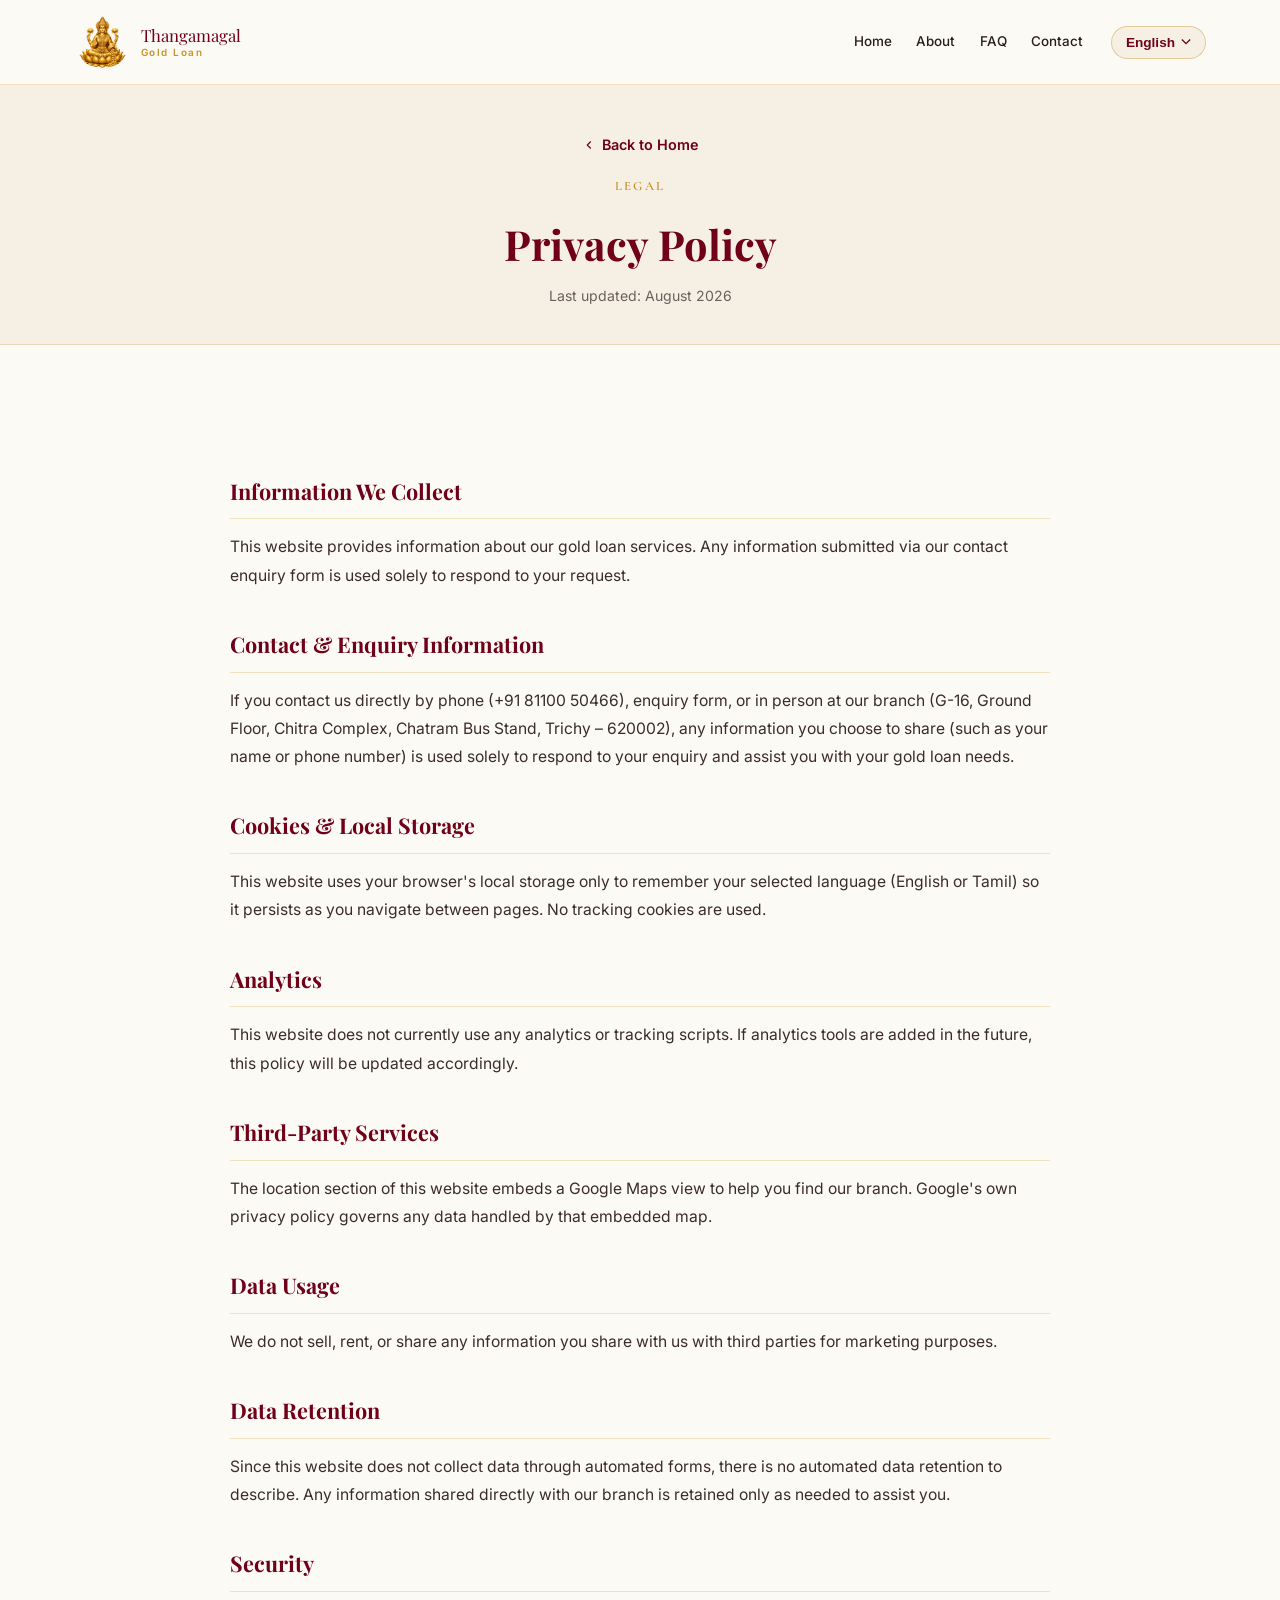
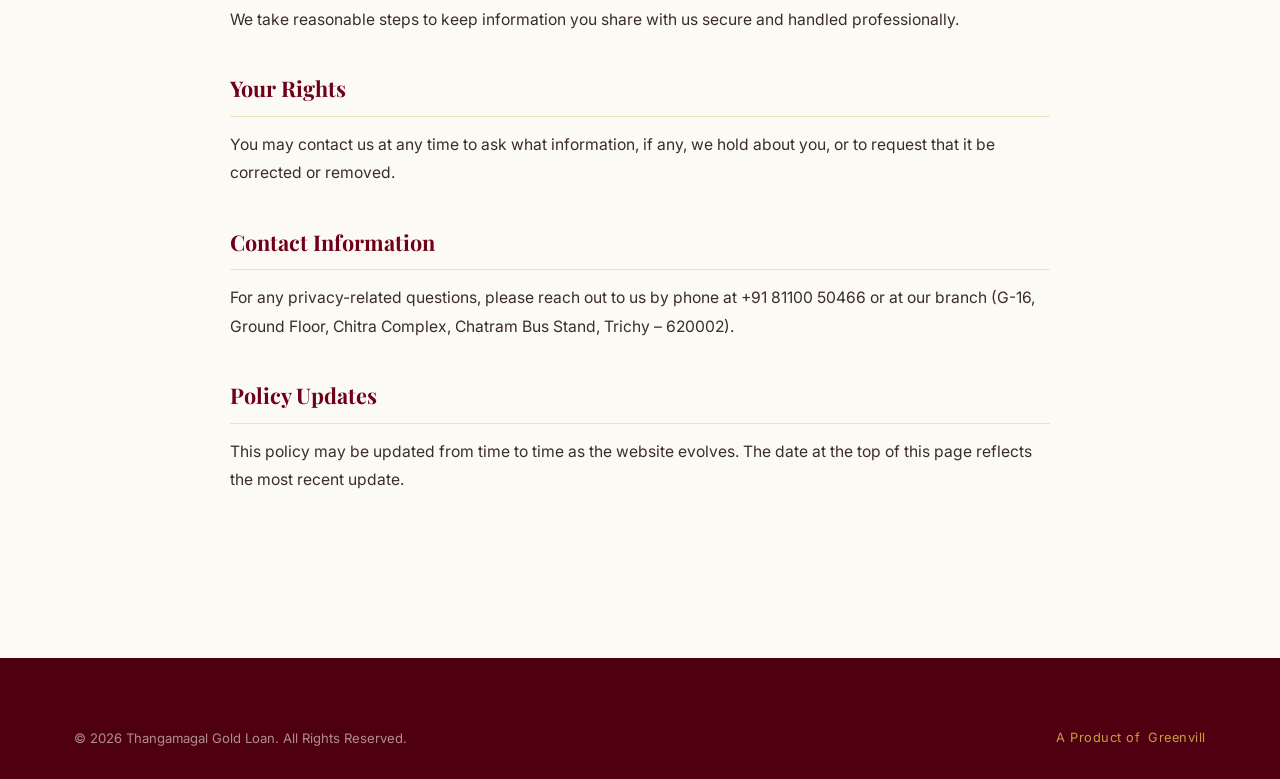
<file: pages/privacy.html>
<!DOCTYPE html>
<html lang="en">
<head>
<meta charset="UTF-8">
<meta name="viewport" content="width=device-width, initial-scale=1.0">
<title>Privacy Policy | Thangamagal Gold Loan</title>
<meta name="description" content="Privacy Policy for Thangamagal Gold Loan, G-16, Ground Floor, Chitra Complex, Chatram Bus Stand, Trichy - 620002. Call +91 81100 50466.">
<link rel="canonical" href="https://thangamagalgold.com/pages/privacy.html">
<meta name="robots" content="noindex, follow">

<link rel="icon" type="image/png" sizes="32x32" href="../assets/logo/favicon-32x32.png">
<link rel="icon" type="image/png" sizes="16x16" href="../assets/logo/favicon-16x16.png">
<link rel="apple-touch-icon" sizes="180x180" href="../assets/logo/apple-touch-icon.png">
<link rel="shortcut icon" href="../assets/logo/favicon.ico">

<link rel="preconnect" href="https://fonts.googleapis.com">
<link rel="preconnect" href="https://fonts.gstatic.com" crossorigin>
<link href="https://fonts.googleapis.com/css2?family=Playfair+Display:wght@600;700&family=Cormorant+Garamond:wght@500;600&family=Inter:wght@400;500;600;700&family=Noto+Sans+Tamil:wght@400;500;600;700&family=Noto+Serif+Tamil:wght@600;700&display=swap" rel="stylesheet">

<link rel="stylesheet" href="../css/style.css">
<link rel="stylesheet" href="../css/responsive.css">
<link rel="stylesheet" href="../css/legal.css">
</head>
<body data-page-title-key="privacyTitle">
<a href="#main" class="skip-link" data-i18n="skipLink">Skip to main content</a>

<header class="site-header">
  <div class="header-inner">
    <a href="../index.html" class="brand" aria-label="Thangamagal Gold Loan — Home">
      <img src="../assets/logo/logo.png" data-logo-en="../assets/logo/logo.png" data-logo-ta="../assets/logo/logo.png" alt="Thangamagal Gold Loan emblem" width="52" height="52" style="border-radius:50%;object-fit:cover;">
      <span class="brand-text"><span data-i18n="brandName">Thangamagal</span><small data-i18n="heroSub">Gold Loan</small></span>
    </a>
    <nav class="main-nav" aria-label="Primary">
      <ul class="nav-links">
        <li><a href="../index.html#top" data-i18n="navHome">Home</a></li>
        <li><a href="../index.html#about" data-i18n="navAbout">About</a></li>
        <li><a href="../index.html#faq" data-i18n="navFaq">FAQ</a></li>
        <li><a href="../index.html#contact" data-i18n="navContact">Contact</a></li>
      </ul>
      <div class="lang-select-wrap">
        <button class="lang-btn" aria-haspopup="true" aria-expanded="false">
          <span class="lang-current-label">English</span>
          <svg viewBox="0 0 12 8" fill="none" aria-hidden="true"><path d="M1 1L6 6L11 1" stroke="currentColor" stroke-width="1.6"/></svg>
        </button>
        <div class="lang-menu">
          <button type="button" data-set-lang="en">English</button>
          <button type="button" data-set-lang="ta">தமிழ்</button>
        </div>
      </div>
    </nav>
    <button class="menu-toggle" aria-label="Open menu" aria-expanded="false">
      <span></span><span></span><span></span>
    </button>
  </div>
</header>

<div class="mobile-panel">
  <ul>
    <li><a href="../index.html#top" data-i18n="navHome">Home</a></li>
    <li><a href="../index.html#about" data-i18n="navAbout">About</a></li>
    <li><a href="../index.html#faq" data-i18n="navFaq">FAQ</a></li>
    <li><a href="../index.html#contact" data-i18n="navContact">Contact</a></li>
  </ul>
  <div class="lang-select-wrap">
    <button class="lang-btn" aria-haspopup="true" aria-expanded="false">
      <span class="lang-current-label">English</span>
      <svg viewBox="0 0 12 8" fill="none" aria-hidden="true"><path d="M1 1L6 6L11 1" stroke="currentColor" stroke-width="1.6"/></svg>
    </button>
    <div class="lang-menu">
      <button type="button" data-set-lang="en">English</button>
      <button type="button" data-set-lang="ta">தமிழ்</button>
    </div>
  </div>
</div>

<main id="main">
  <section class="legal-hero">
    <div class="container">
      <a href="../index.html" class="legal-back"><svg viewBox="0 0 24 24" fill="none" stroke="currentColor" stroke-width="2" aria-hidden="true"><path d="M15 18l-6-6 6-6"/></svg><span data-i18n="legalBack">Back to Home</span></a>
      <span class="eyebrow" data-i18n="privacyEyebrow">Legal</span>
      <h1 data-i18n="privacyHeading">Privacy Policy</h1>
      <p class="legal-updated" data-i18n="privacyUpdated">Last updated: August 2026</p>
    </div>
  </section>
  <section>
    <div class="container">
      <div class="legal-body" data-i18n-html="privacyBody"></div>
    </div>
  </section>
</main>

<footer class="site-footer">
  <div class="container">
    <div class="footer-bottom" style="border-top:none;padding-top:0;">
      <span data-i18n="copyright">&copy; 2026 Thangamagal Gold Loan. All Rights Reserved.</span>
      <span class="powered-by"><span data-i18n="poweredBy">A Product of</span> <a href="https://greenvillassociates.com" target="_blank" rel="noopener noreferrer" class="font-bold text-gold hover:text-gold-light hover:underline transition ml-1" data-i18n="poweredByBrand" title="Greenvill Associates">Greenvill</a></span>
    </div>
  </div>
</footer>

<script src="../js/language.js"></script>
<script src="../js/main.js"></script>
</body>
</html>
</file>
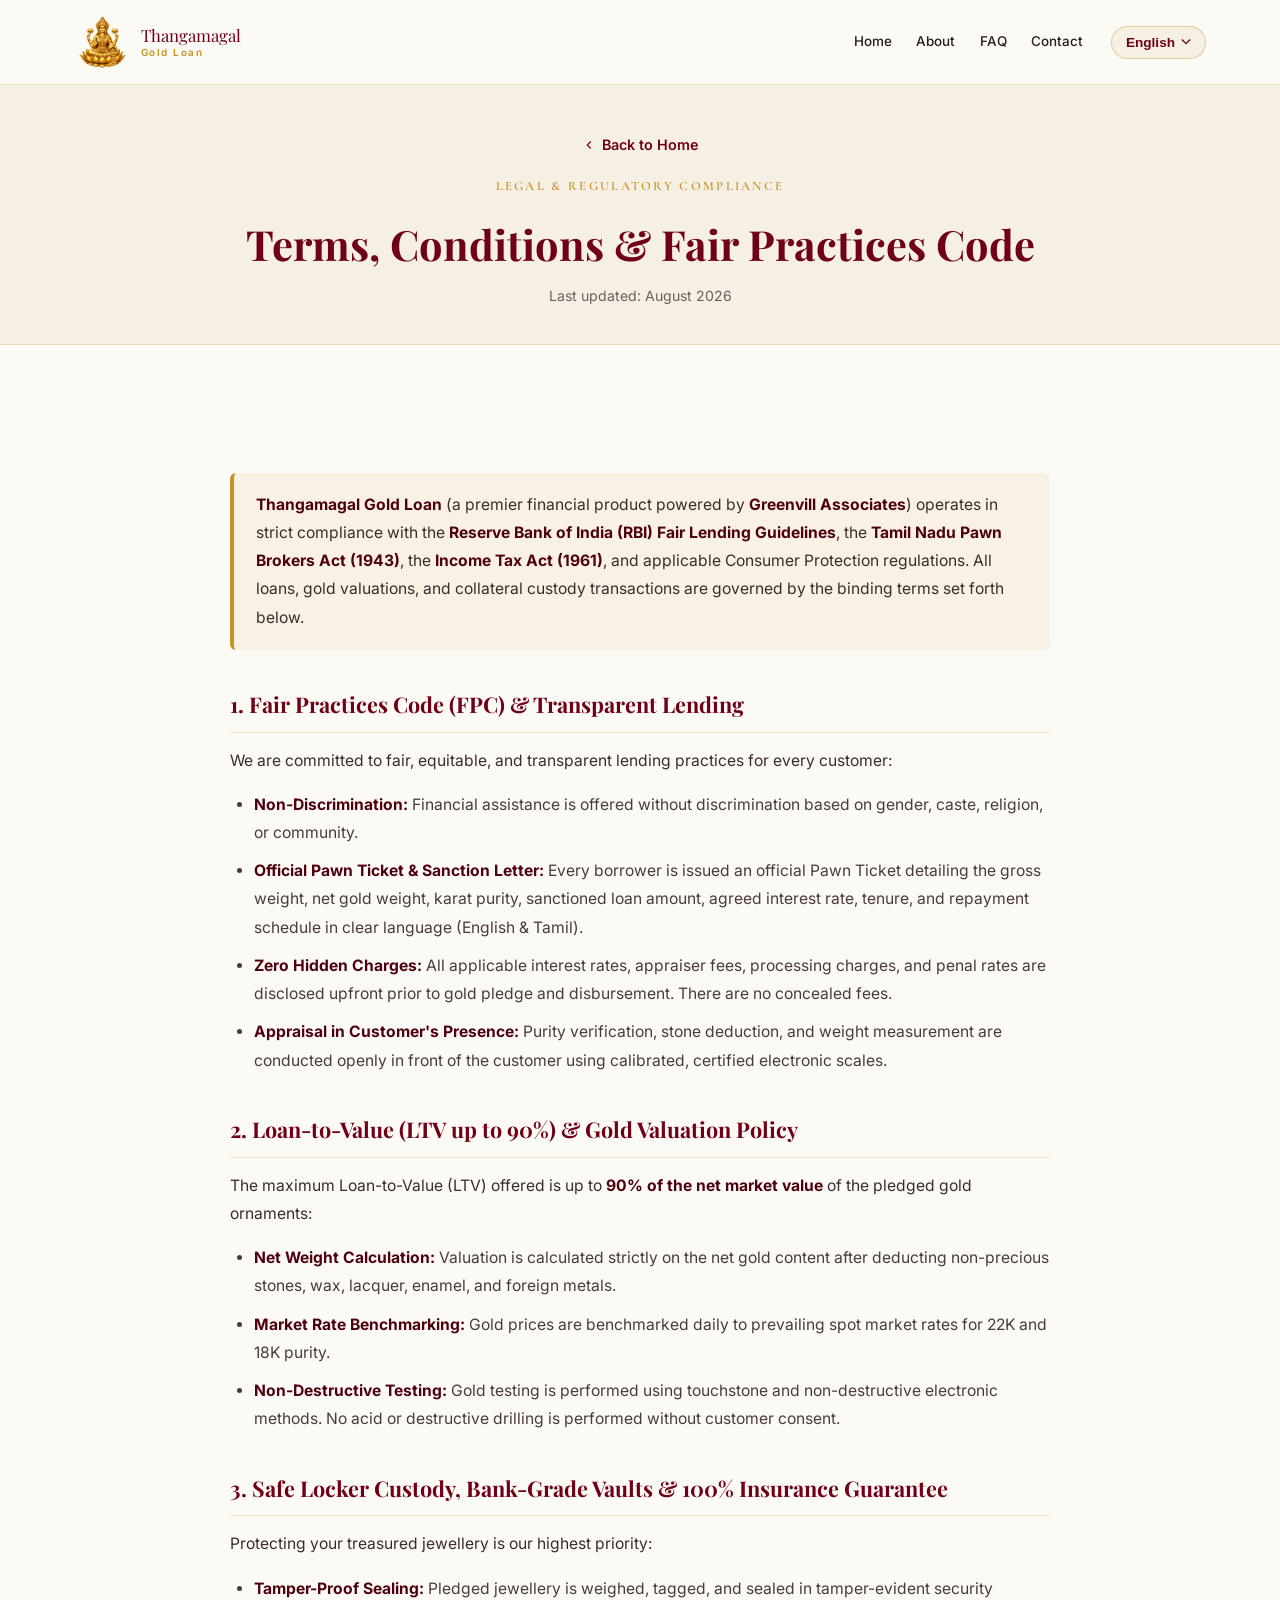
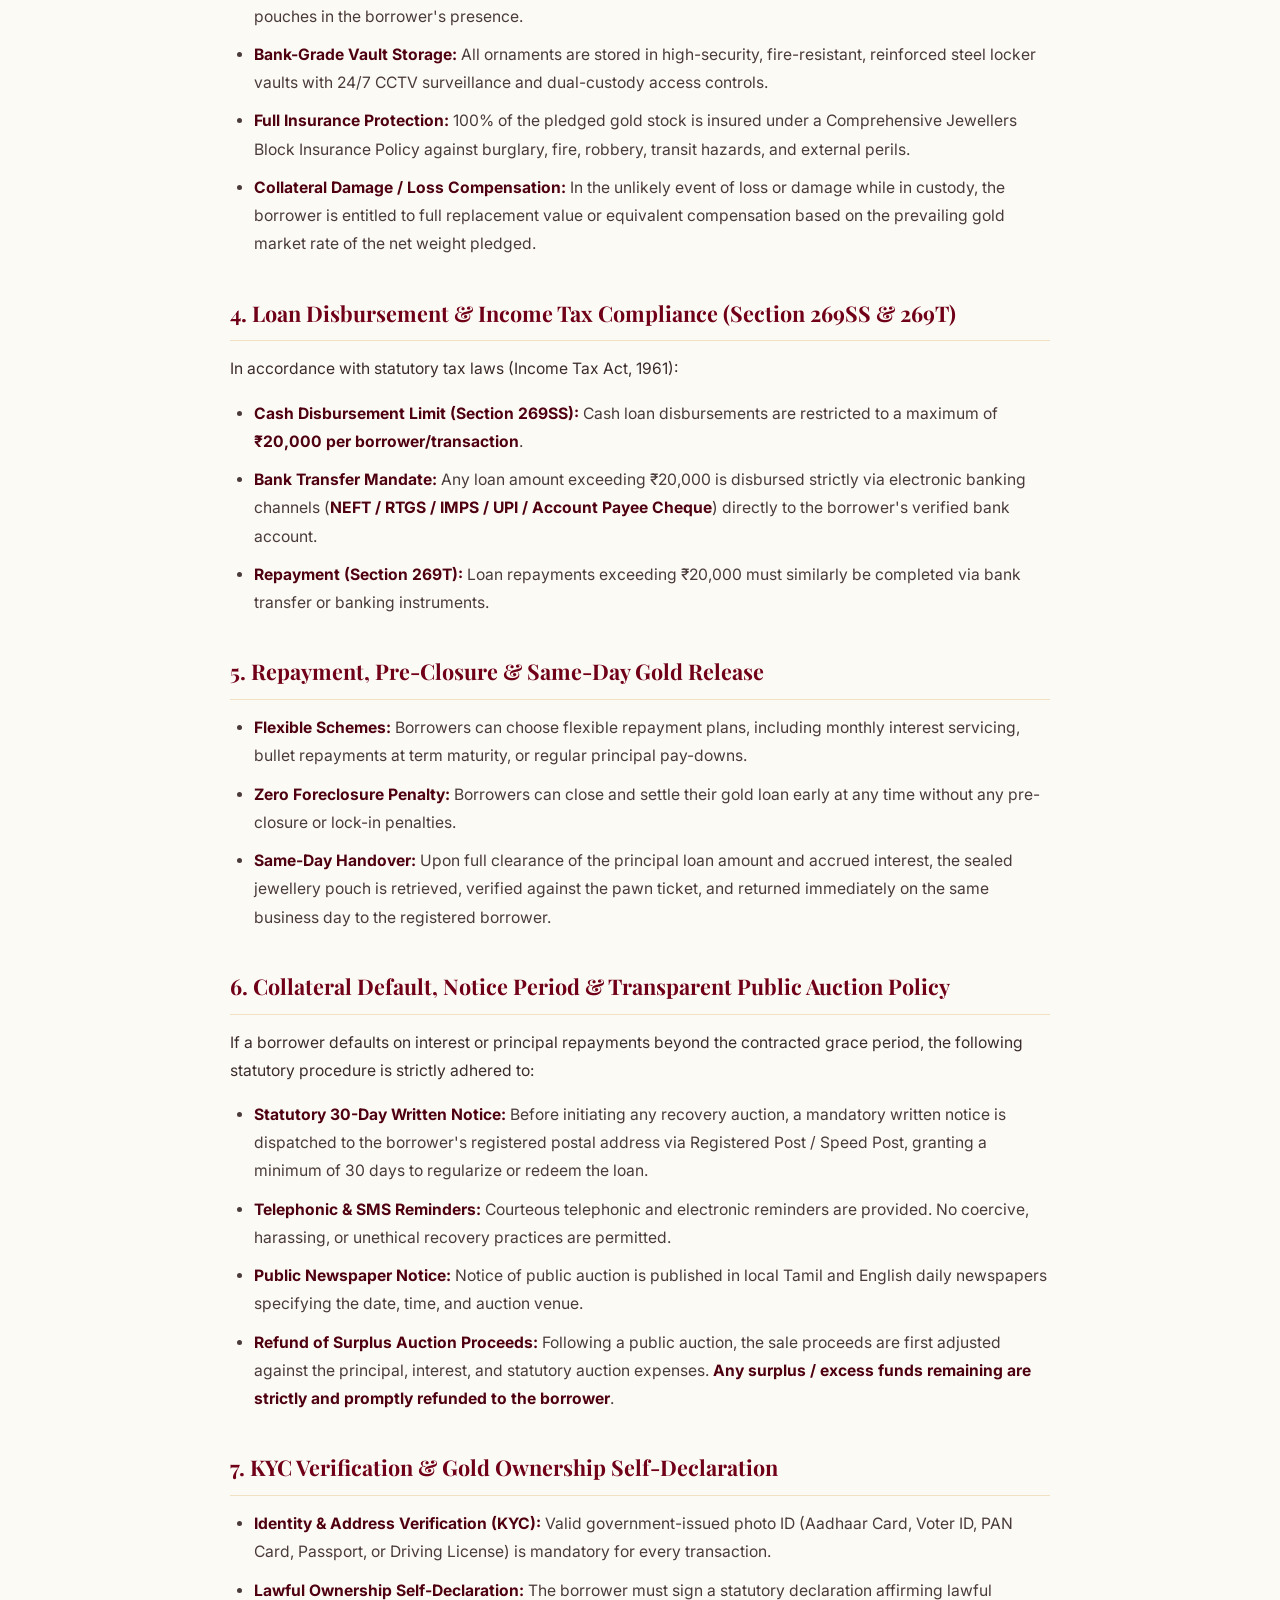
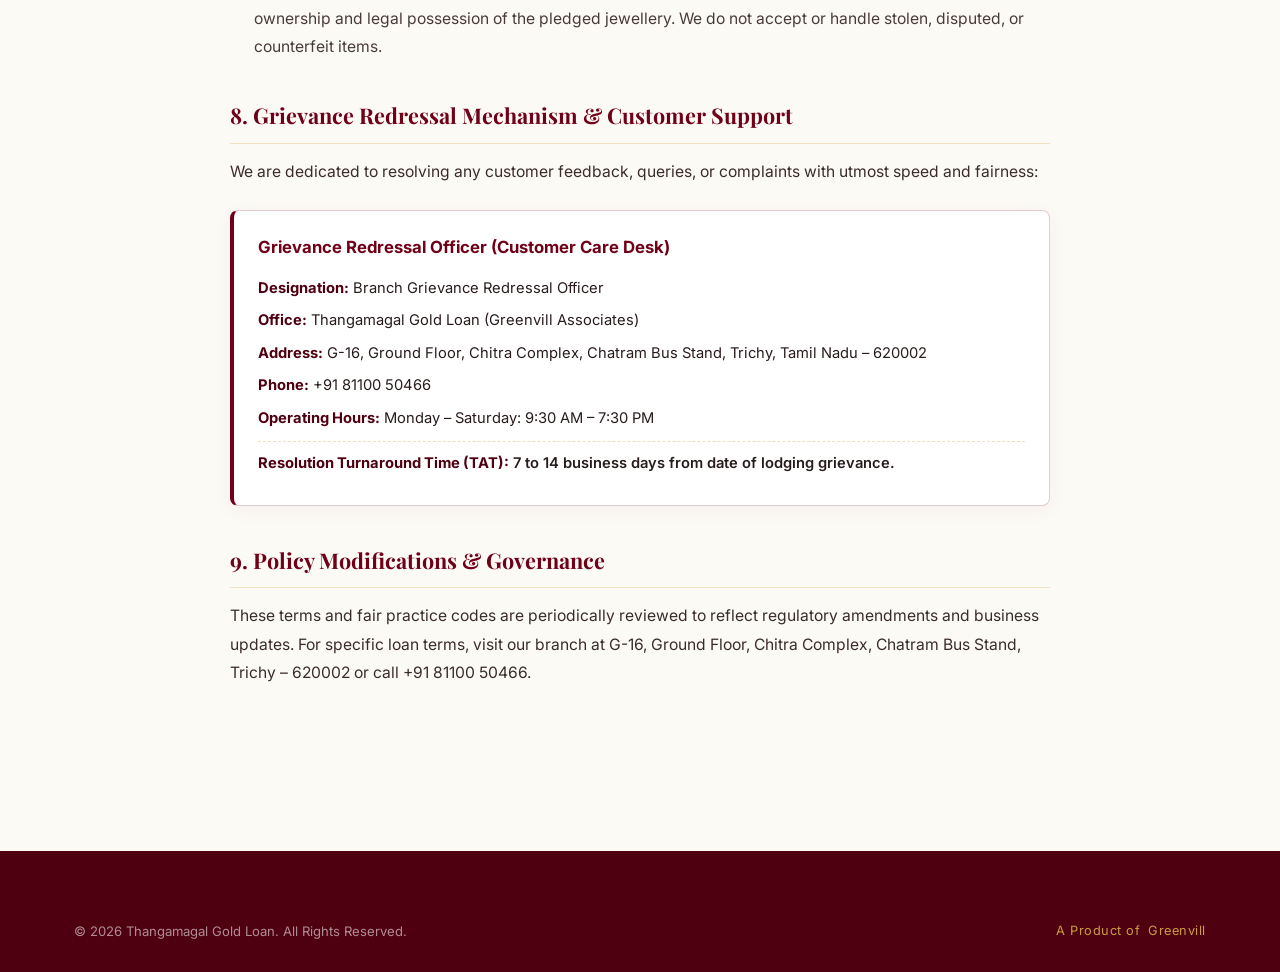
<file: pages/terms.html>
<!DOCTYPE html>
<html lang="en">
<head>
<meta charset="UTF-8">
<meta name="viewport" content="width=device-width, initial-scale=1.0">
<title>Terms & Conditions | Thangamagal Gold Loan</title>
<meta name="description" content="Terms and Conditions for Thangamagal Gold Loan, G-16, Ground Floor, Chitra Complex, Chatram Bus Stand, Trichy - 620002. Call +91 81100 50466.">
<link rel="canonical" href="https://thangamagalgold.com/pages/terms.html">
<meta name="robots" content="noindex, follow">

<link rel="icon" type="image/png" sizes="32x32" href="../assets/logo/favicon-32x32.png">
<link rel="icon" type="image/png" sizes="16x16" href="../assets/logo/favicon-16x16.png">
<link rel="apple-touch-icon" sizes="180x180" href="../assets/logo/apple-touch-icon.png">
<link rel="shortcut icon" href="../assets/logo/favicon.ico">

<link rel="preconnect" href="https://fonts.googleapis.com">
<link rel="preconnect" href="https://fonts.gstatic.com" crossorigin>
<link href="https://fonts.googleapis.com/css2?family=Playfair+Display:wght@600;700&family=Cormorant+Garamond:wght@500;600&family=Inter:wght@400;500;600;700&family=Noto+Sans+Tamil:wght@400;500;600;700&family=Noto+Serif+Tamil:wght@600;700&display=swap" rel="stylesheet">

<link rel="stylesheet" href="../css/style.css">
<link rel="stylesheet" href="../css/responsive.css">
<link rel="stylesheet" href="../css/legal.css">
</head>
<body data-page-title-key="termsTitle">
<a href="#main" class="skip-link" data-i18n="skipLink">Skip to main content</a>

<header class="site-header">
  <div class="header-inner">
    <a href="../index.html" class="brand" aria-label="Thangamagal Gold Loan — Home">
      <img src="../assets/logo/logo.png" data-logo-en="../assets/logo/logo.png" data-logo-ta="../assets/logo/logo.png" alt="Thangamagal Gold Loan emblem" width="52" height="52" style="border-radius:50%;object-fit:cover;">
      <span class="brand-text"><span data-i18n="brandName">Thangamagal</span><small data-i18n="heroSub">Gold Loan</small></span>
    </a>
    <nav class="main-nav" aria-label="Primary">
      <ul class="nav-links">
        <li><a href="../index.html#top" data-i18n="navHome">Home</a></li>
        <li><a href="../index.html#about" data-i18n="navAbout">About</a></li>
        <li><a href="../index.html#faq" data-i18n="navFaq">FAQ</a></li>
        <li><a href="../index.html#contact" data-i18n="navContact">Contact</a></li>
      </ul>
      <div class="lang-select-wrap">
        <button class="lang-btn" aria-haspopup="true" aria-expanded="false">
          <span class="lang-current-label">English</span>
          <svg viewBox="0 0 12 8" fill="none" aria-hidden="true"><path d="M1 1L6 6L11 1" stroke="currentColor" stroke-width="1.6"/></svg>
        </button>
        <div class="lang-menu">
          <button type="button" data-set-lang="en">English</button>
          <button type="button" data-set-lang="ta">தமிழ்</button>
        </div>
      </div>
    </nav>
    <button class="menu-toggle" aria-label="Open menu" aria-expanded="false">
      <span></span><span></span><span></span>
    </button>
  </div>
</header>

<div class="mobile-panel">
  <ul>
    <li><a href="../index.html#top" data-i18n="navHome">Home</a></li>
    <li><a href="../index.html#about" data-i18n="navAbout">About</a></li>
    <li><a href="../index.html#faq" data-i18n="navFaq">FAQ</a></li>
    <li><a href="../index.html#contact" data-i18n="navContact">Contact</a></li>
  </ul>
  <div class="lang-select-wrap">
    <button class="lang-btn" aria-haspopup="true" aria-expanded="false">
      <span class="lang-current-label">English</span>
      <svg viewBox="0 0 12 8" fill="none" aria-hidden="true"><path d="M1 1L6 6L11 1" stroke="currentColor" stroke-width="1.6"/></svg>
    </button>
    <div class="lang-menu">
      <button type="button" data-set-lang="en">English</button>
      <button type="button" data-set-lang="ta">தமிழ்</button>
    </div>
  </div>
</div>

<main id="main">
  <section class="legal-hero">
    <div class="container">
      <a href="../index.html" class="legal-back"><svg viewBox="0 0 24 24" fill="none" stroke="currentColor" stroke-width="2" aria-hidden="true"><path d="M15 18l-6-6 6-6"/></svg><span data-i18n="legalBack">Back to Home</span></a>
      <span class="eyebrow" data-i18n="termsEyebrow">Legal</span>
      <h1 data-i18n="termsHeading">Terms &amp; Conditions</h1>
      <p class="legal-updated" data-i18n="termsUpdated">Last updated: August 2026</p>
    </div>
  </section>
  <section>
    <div class="container">
      <div class="legal-body" data-i18n-html="termsBody"></div>
    </div>
  </section>
</main>

<footer class="site-footer">
  <div class="container">
    <div class="footer-bottom" style="border-top:none;padding-top:0;">
      <span data-i18n="copyright">&copy; 2026 Thangamagal Gold Loan. All Rights Reserved.</span>
      <span class="powered-by"><span data-i18n="poweredBy">A Product of</span> <a href="https://greenvillassociates.com" target="_blank" rel="noopener noreferrer" class="font-bold text-gold hover:text-gold-light hover:underline transition ml-1" data-i18n="poweredByBrand" title="Greenvill Associates">Greenvill</a></span>
    </div>
  </div>
</footer>

<script src="../js/language.js"></script>
<script src="../js/main.js"></script>
</body>
</html>
</file>
<file: css/style.css>
/* ============================================================
   THANGAMAGAL GOLD LOAN — Core Stylesheet
   Design language: Ivory ground, maroon typography, gold accents
   ============================================================ */

:root {
  /* Palette */
  --maroon: #700018;
  --maroon-deep: #4F0010;
  --gold: #C99224;
  --gold-light: #E1B64A;
  --ivory: #FCFAF5;
  --cream: #F6F0E4;
  --ink: #291C1C;
  --muted: #6D5E5E;
  --white: #FFFFFF;

  /* Typography */
  --font-display: 'Playfair Display', 'Noto Serif Tamil', serif;
  --font-serif: 'Cormorant Garamond', 'Noto Serif Tamil', serif;
  --font-body: 'Inter', 'Noto Sans Tamil', sans-serif;
  --font-tamil-display: 'Noto Serif Tamil', serif;
  --font-tamil-body: 'Noto Sans Tamil', sans-serif;

  /* Layout */
  --max-width: 1180px;
  --header-h: 84px;
  --header-h-scrolled: 64px;
  --radius-sm: 4px;
  --radius-md: 10px;
  --shadow-soft: 0 8px 30px rgba(79, 0, 16, 0.08);
  --shadow-header: 0 2px 20px rgba(79, 0, 16, 0.10);

  --ease: cubic-bezier(0.22, 1, 0.36, 1);
}

html[lang="ta"] {
  --font-display: 'Noto Serif Tamil', serif;
  --font-serif: 'Noto Serif Tamil', serif;
  --font-body: 'Noto Sans Tamil', sans-serif;
}

* { box-sizing: border-box; }
html { scroll-behavior: smooth; }

@media (prefers-reduced-motion: reduce) {
  html { scroll-behavior: auto; }
  *, *::before, *::after {
    animation-duration: 0.001ms !important;
    animation-iteration-count: 1 !important;
    transition-duration: 0.001ms !important;
    scroll-behavior: auto !important;
  }
}

body {
  margin: 0;
  font-family: var(--font-body);
  background: var(--ivory);
  color: var(--ink);
  line-height: 1.6;
  -webkit-font-smoothing: antialiased;
}

img { max-width: 100%; display: block; }

a { color: inherit; text-decoration: none; }

.container {
  max-width: var(--max-width);
  margin: 0 auto;
  padding: 0 24px;
}

h1, h2, h3, h4 { font-family: var(--font-display); margin: 0; color: var(--maroon); }

.eyebrow {
  font-family: var(--font-serif);
  letter-spacing: 0.18em;
  text-transform: uppercase;
  color: var(--gold);
  font-size: 0.8rem;
  font-weight: 600;
  display: inline-block;
  margin-bottom: 14px;
}

.section-heading { max-width: 640px; margin: 0 auto 48px; text-align: center; }
.section-heading h2 { font-size: clamp(1.8rem, 3vw, 2.6rem); font-weight: 600; line-height: 1.25; }
.section-heading p { color: var(--muted); margin-top: 14px; font-size: 1.05rem; }

.divider-orn {
  display: flex;
  align-items: center;
  justify-content: center;
  gap: 10px;
  margin: 18px auto 0;
  color: var(--gold);
}
.divider-orn::before, .divider-orn::after {
  content: '';
  width: 46px;
  height: 1px;
  background: linear-gradient(90deg, transparent, var(--gold));
}
.divider-orn::after { background: linear-gradient(90deg, var(--gold), transparent); }
.divider-orn svg { width: 16px; height: 16px; }

section { padding: 88px 0; }

/* Skip link */
.skip-link {
  position: absolute; left: -999px; top: 0;
  background: var(--maroon); color: var(--white);
  padding: 12px 20px; z-index: 999; border-radius: 0 0 8px 0;
}
.skip-link:focus { left: 0; }

:focus-visible {
  outline: 2px solid var(--gold);
  outline-offset: 3px;
}

/* ---------- Buttons ---------- */
.btn {
  display: inline-flex;
  align-items: center;
  justify-content: center;
  gap: 8px;
  padding: 14px 30px;
  border-radius: var(--radius-sm);
  font-family: var(--font-body);
  font-weight: 600;
  font-size: 0.95rem;
  letter-spacing: 0.02em;
  cursor: pointer;
  border: 1px solid transparent;
  transition: transform 0.25s var(--ease), box-shadow 0.25s var(--ease), background 0.25s var(--ease), color 0.25s var(--ease);
}
.btn:hover { transform: translateY(-2px); }
.btn-primary {
  background: var(--maroon);
  color: var(--white);
  box-shadow: 0 6px 18px rgba(112, 0, 24, 0.28);
}
.btn-primary:hover { background: var(--maroon-deep); box-shadow: 0 10px 24px rgba(112, 0, 24, 0.34); }
.btn-outline {
  background: transparent;
  border-color: var(--gold);
  color: var(--maroon);
}
.btn-outline:hover { background: var(--gold); border-color: var(--gold); color: var(--maroon-deep); }
.btn-gold {
  background: linear-gradient(135deg, var(--gold-light), var(--gold));
  color: var(--maroon-deep);
}
.btn-gold:hover { box-shadow: 0 10px 24px rgba(201, 146, 36, 0.35); }
.btn-ghost-light {
  background: transparent;
  border-color: rgba(255,255,255,0.4);
  color: var(--white);
}
.btn-ghost-light:hover { background: rgba(255,255,255,0.12); }

/* ============================================================
   HEADER
   ============================================================ */
.site-header {
  position: sticky;
  top: 0;
  z-index: 1000;
  background: var(--ivory);
  border-bottom: 1px solid rgba(201, 146, 36, 0.25);
  transition: height 0.3s var(--ease), box-shadow 0.3s var(--ease), background 0.3s var(--ease);
}
.site-header.is-scrolled {
  box-shadow: var(--shadow-header);
  background: rgba(252, 250, 245, 0.98);
}
.header-inner {
  max-width: var(--max-width);
  margin: 0 auto;
  padding: 0 24px;
  height: var(--header-h);
  display: flex;
  align-items: center;
  justify-content: space-between;
  gap: 20px;
  transition: height 0.3s var(--ease);
}
.site-header.is-scrolled .header-inner { height: var(--header-h-scrolled); }

.brand { display: flex; align-items: center; gap: 10px; flex-shrink: 0; text-decoration: none; }
.brand img { height: 52px; width: auto; transition: height 0.3s var(--ease); flex-shrink: 0; }
.site-header.is-scrolled .brand img { height: 40px; }
.brand-text { font-family: var(--font-display); font-size: 1.05rem; color: var(--maroon); line-height: 1.1; white-space: nowrap; }
.brand-text small { display: block; font-family: var(--font-body); font-size: 0.62rem; letter-spacing: 0.15em; color: var(--gold); font-weight: 600; margin-top: 2px; white-space: nowrap; }
html[lang="ta"] .brand-text { font-family: var(--font-tamil-display); font-size: 1.02rem; }
html[lang="ta"] .brand-text small { font-family: var(--font-tamil-body); letter-spacing: 0.05em; font-size: 0.65rem; }

.main-nav { display: flex; align-items: center; gap: clamp(14px, 2vw, 32px); flex-shrink: 1; min-width: 0; }
.nav-links { display: flex; gap: clamp(10px, 1.6vw, 24px); list-style: none; margin: 0; padding: 0; align-items: center; }
.nav-links a {
  font-size: clamp(0.84rem, 0.92vw, 0.92rem);
  font-weight: 500;
  color: var(--ink);
  position: relative;
  padding: 6px 2px;
  white-space: nowrap;
  display: inline-block;
}
html[lang="ta"] .nav-links a {
  font-size: clamp(0.82rem, 0.88vw, 0.88rem);
  font-family: var(--font-tamil-body);
}
.nav-links a::after {
  content: '';
  position: absolute;
  left: 0; bottom: 0;
  width: 0; height: 2px;
  background: var(--gold);
  transition: width 0.25s var(--ease);
}
.nav-links a:hover::after, .nav-links a.active::after { width: 100%; }
.nav-links a:hover { color: var(--maroon); }

.lang-select-wrap { position: relative; flex-shrink: 0; }
.lang-btn {
  display: flex; align-items: center; gap: 6px;
  background: var(--cream);
  border: 1px solid rgba(201,146,36,0.4);
  padding: 8px 14px;
  border-radius: 20px;
  font-size: 0.85rem;
  font-weight: 600;
  color: var(--maroon);
  cursor: pointer;
  white-space: nowrap;
}
.lang-btn svg { width: 10px; height: 10px; transition: transform 0.2s var(--ease); }
.lang-btn[aria-expanded="true"] svg { transform: rotate(180deg); }
.lang-menu {
  position: absolute; top: calc(100% + 8px); right: 0;
  background: var(--white);
  border: 1px solid rgba(201,146,36,0.3);
  border-radius: 10px;
  box-shadow: var(--shadow-soft);
  overflow: hidden;
  min-width: 130px;
  display: none;
  z-index: 50;
}
.lang-menu.open { display: block; }
.lang-menu button {
  display: block; width: 100%; text-align: left;
  padding: 10px 16px; border: none; background: none;
  font-size: 0.9rem; cursor: pointer; color: var(--ink);
}
.lang-menu button:hover { background: var(--cream); color: var(--maroon); }

.menu-toggle {
  display: none;
  flex-direction: column;
  gap: 5px;
  background: none; border: none; cursor: pointer;
  padding: 8px;
  z-index: 1001;
}
.menu-toggle span { width: 24px; height: 2px; background: var(--maroon); border-radius: 2px; transition: transform 0.3s var(--ease), opacity 0.3s var(--ease); }
.menu-toggle[aria-expanded="true"] span:nth-child(1) { transform: translateY(7px) rotate(45deg); }
.menu-toggle[aria-expanded="true"] span:nth-child(2) { opacity: 0; }
.menu-toggle[aria-expanded="true"] span:nth-child(3) { transform: translateY(-7px) rotate(-45deg); }

.mobile-panel {
  display: none;
  position: fixed;
  top: 0;
  left: 0;
  right: 0;
  bottom: 0;
  width: 100vw;
  height: 100vh;
  height: 100dvh;
  background: var(--ivory);
  z-index: 998;
  padding: calc(var(--header-h-scrolled) + 20px) 24px 100px;
  overflow-y: auto;
  -webkit-overflow-scrolling: touch;
  box-sizing: border-box;
}
.mobile-panel.open {
  display: block;
  animation: mobile-menu-fade 0.22s var(--ease) both;
}
@keyframes mobile-menu-fade {
  from { opacity: 0; transform: translateY(-6px); }
  to { opacity: 1; transform: translateY(0); }
}
.mobile-panel ul { list-style: none; margin: 0; padding: 0; }
.mobile-panel li { border-bottom: 1px solid rgba(201,146,36,0.2); }
.mobile-panel a { display: block; padding: 16px 4px; font-size: 1.12rem; font-family: var(--font-serif); color: var(--maroon); }
.mobile-panel .lang-select-wrap {
  margin-top: 24px;
  display: inline-block;
  position: relative;
  width: auto;
}
.mobile-panel .lang-btn {
  display: inline-flex;
  padding: 9px 18px;
  font-size: 0.92rem;
  box-shadow: 0 2px 8px rgba(79, 0, 16, 0.06);
}
.mobile-panel .lang-menu {
  left: 0;
  right: auto;
  top: calc(100% + 6px);
  min-width: 140px;
  border: 1px solid rgba(201, 146, 36, 0.35);
  box-shadow: 0 10px 24px rgba(79, 0, 16, 0.14);
  z-index: 100;
}
.mobile-panel .mobile-cta { margin-top: 24px; display: flex; flex-direction: column; gap: 12px; }
.mobile-panel .mobile-cta a.btn { padding: 14px 30px; font-size: 0.95rem; font-family: var(--font-body); }
.mobile-panel .mobile-cta a.btn-primary { color: var(--white); }
.mobile-panel .mobile-cta a.btn-outline { color: var(--maroon); }

/* ============================================================
   HERO
   ============================================================ */
.hero {
  position: relative;
  padding: 70px 0 90px;
  background: var(--ivory);
  overflow: hidden;
  text-align: center;
}
.hero::before {
  content: '';
  position: absolute;
  inset: 0;
  background-image: radial-gradient(circle at 50% 0%, rgba(201,146,36,0.10), transparent 60%);
  pointer-events: none;
}
.hero-orn {
  width: 120px;
  margin: 0 auto 6px;
  opacity: 0.85;
}
.hero-logo {
  width: 200px;
  height: 200px;
  margin: 0 auto 28px;
  border-radius: 50%;
  overflow: hidden;
  background: radial-gradient(circle at 50% 45%, #6E0018 0%, #48000F 65%, #2B0008 100%);
  border: 3px solid var(--gold);
  box-shadow: 0 16px 40px rgba(79, 0, 16, 0.25), 0 0 0 6px rgba(201, 146, 36, 0.2);
  display: flex;
  align-items: center;
  justify-content: center;
  padding: 10px;
  animation: hero-emblem-in 1s var(--ease) both;
}
.hero-logo img {
  width: 100%;
  height: 100%;
  object-fit: contain;
  filter: drop-shadow(0 8px 16px rgba(0, 0, 0, 0.55)) drop-shadow(0 2px 8px rgba(245, 201, 83, 0.35));
}

.hero-name {
  font-family: var(--font-display);
  font-weight: 700;
  font-size: clamp(2.4rem, 7vw, 4.4rem);
  color: var(--maroon);
  letter-spacing: 0.02em;
  line-height: 1.05;
  min-height: 1.15em;
  white-space: nowrap;
  display: inline-flex;
  align-items: center;
  justify-content: center;
}
html[lang="ta"] .hero-name { font-family: var(--font-tamil-display); letter-spacing: 0; }
.typewriter-cursor {
  display: inline-block;
  width: 3px;
  height: 0.82em;
  margin-left: 6px;
  background: var(--gold);
  border-radius: 1px;
  animation: blink 0.9s step-end infinite;
}
@media (prefers-reduced-motion: reduce) {
  .typewriter-cursor { animation: none; }
}
@keyframes blink { 50% { opacity: 0; } }

.hero-sub {
  font-family: var(--font-serif);
  font-weight: 500;
  font-size: clamp(1.2rem, 3vw, 1.7rem);
  color: var(--gold);
  letter-spacing: 0.14em;
  text-transform: uppercase;
  margin-top: 6px;
}
html[lang="ta"] .hero-sub { font-family: var(--font-tamil-display); letter-spacing: 0.02em; }

.hero-tagline {
  margin-top: 22px;
  font-family: var(--font-serif);
  font-size: clamp(1rem, 2vw, 1.3rem);
  letter-spacing: 0.1em;
  color: var(--ink);
  font-weight: 600;
}
html[lang="ta"] .hero-tagline { font-family: var(--font-tamil-body); letter-spacing: 0.02em; }

.hero-ltv-badge-wrap {
  display: flex;
  justify-content: center;
  align-items: center;
  margin: 20px auto 0;
}

.hero-ltv-badge {
  display: inline-flex;
  align-items: center;
  justify-content: center;
  gap: 8px;
  padding: 8px 20px;
  border-radius: 9999px;
  background: rgba(201, 146, 36, 0.12);
  border: 1px solid rgba(201, 146, 36, 0.45);
  color: var(--maroon);
  font-size: clamp(0.84rem, 1.5vw, 0.95rem);
  font-weight: 600;
  box-shadow: 0 2px 12px rgba(201, 146, 36, 0.10);
  backdrop-filter: blur(4px);
}

.hero-ltv-badge .pulse-dot {
  width: 8px;
  height: 8px;
  border-radius: 50%;
  background: #10b981;
  box-shadow: 0 0 0 0 rgba(16, 185, 129, 0.7);
  animation: pulse-green 2s infinite;
  flex-shrink: 0;
}

@keyframes pulse-green {
  0% { transform: scale(0.95); box-shadow: 0 0 0 0 rgba(16, 185, 129, 0.7); }
  70% { transform: scale(1); box-shadow: 0 0 0 6px rgba(16, 185, 129, 0); }
  100% { transform: scale(0.95); box-shadow: 0 0 0 0 rgba(16, 185, 129, 0); }
}

.hero-line {
  margin: 22px auto 0;
  max-width: 540px;
  color: var(--muted);
  font-size: 1.05rem;
}

.hero-ctas {
  margin-top: 36px;
  display: flex;
  gap: 16px;
  justify-content: center;
  flex-wrap: wrap;
}

@keyframes hero-emblem-in {
  from { opacity: 0; transform: scale(0.85) translateY(-10px); }
  to { opacity: 1; transform: scale(1) translateY(0); }
}

/* ============================================================
   TRUST / VALUE STRIP
   ============================================================ */
.trust-strip {
  background: var(--white);
  padding: 56px 0;
  border-top: 1px solid rgba(201,146,36,0.2);
  border-bottom: 1px solid rgba(201,146,36,0.2);
}
.trust-grid {
  display: grid;
  grid-template-columns: repeat(4, 1fr);
  gap: 30px;
}
.trust-item { text-align: center; padding: 0 10px; }
.trust-icon {
  width: 56px; height: 56px;
  margin: 0 auto 16px;
  display: flex; align-items: center; justify-content: center;
  border-radius: 50%;
  background: var(--cream);
  border: 1px solid rgba(201,146,36,0.4);
}
.trust-icon svg { width: 26px; height: 26px; stroke: var(--maroon); }
.trust-item h3 { font-family: var(--font-body); font-size: 1rem; font-weight: 700; color: var(--ink); }
.trust-item p { margin: 6px 0 0; font-size: 0.88rem; color: var(--muted); }

/* ============================================================
   ABOUT
   ============================================================ */
.about-grid {
  display: grid;
  grid-template-columns: 0.9fr 1.1fr;
  gap: 64px;
  align-items: center;
}
.about-visual {
  position: relative;
  border-radius: var(--radius-md);
  overflow: hidden;
  background: var(--maroon);
  aspect-ratio: 4/5;
  display: flex;
  align-items: center;
  justify-content: center;
}
.about-visual img {
  width: 62%;
  filter: drop-shadow(0 10px 30px rgba(0,0,0,0.3));
}
.about-visual::after {
  content: '';
  position: absolute;
  inset: 10px;
  border: 1px solid rgba(225,182,74,0.5);
  border-radius: calc(var(--radius-md) - 2px);
  pointer-events: none;
}
.about-copy p { color: var(--muted); font-size: 1.05rem; margin: 0 0 16px; }
.about-list { list-style: none; margin: 24px 0 0; padding: 0; display: grid; gap: 12px; }
.about-list li { display: flex; align-items: flex-start; gap: 10px; font-size: 0.98rem; color: var(--ink); }
.about-list svg { flex-shrink: 0; width: 18px; height: 18px; margin-top: 3px; stroke: var(--gold); }

/* ============================================================
   SERVICES
   ============================================================ */
.services-section { background: var(--cream); }
.services-grid {
  display: grid;
  grid-template-columns: repeat(4, 1fr);
  gap: 24px;
}
.service-card {
  background: var(--white);
  border-radius: var(--radius-md);
  padding: 32px 26px;
  border: 1px solid rgba(201,146,36,0.18);
  transition: transform 0.3s var(--ease), box-shadow 0.3s var(--ease);
}
.service-card:hover { transform: translateY(-6px); box-shadow: var(--shadow-soft); }
.service-icon {
  width: 48px; height: 48px;
  border-radius: 50%;
  background: var(--maroon);
  display: flex; align-items: center; justify-content: center;
  margin-bottom: 18px;
}
.service-icon svg { width: 22px; height: 22px; stroke: var(--gold-light); }
.service-card h3 { font-size: 1.08rem; font-family: var(--font-body); font-weight: 700; color: var(--maroon); margin-bottom: 8px; }
/* ============================================================
   GOLD LOAN TAKEOVER / RE-PLEDGE SECTION
   ============================================================ */
.takeover-section {
  padding: 80px 0;
  background: var(--ivory);
}
.takeover-card {
  background: linear-gradient(135deg, #FCFAF5 0%, #F5ECE0 100%);
  border: 2px solid rgba(201, 146, 36, 0.4);
  border-radius: var(--radius-md);
  padding: 48px;
  display: grid;
  grid-template-columns: 1.4fr 0.8fr;
  gap: 40px;
  align-items: center;
  box-shadow: 0 12px 36px rgba(112, 0, 24, 0.08);
  position: relative;
  overflow: hidden;
}
.takeover-card::before {
  content: '';
  position: absolute;
  top: -50px;
  right: -50px;
  width: 200px;
  height: 200px;
  background: radial-gradient(circle, rgba(201, 146, 36, 0.2) 0%, transparent 70%);
  pointer-events: none;
}
.takeover-content h2 {
  font-size: clamp(1.6rem, 2.5vw, 2.2rem);
  line-height: 1.25;
  margin: 0 0 14px;
}
.takeover-content p {
  color: var(--muted);
  font-size: 1rem;
  line-height: 1.65;
  margin: 0 0 26px;
}
.takeover-steps {
  display: grid;
  grid-template-columns: repeat(3, 1fr);
  gap: 16px;
  margin-bottom: 30px;
}
.takeover-step {
  background: var(--white);
  border: 1px solid rgba(201, 146, 36, 0.25);
  border-radius: 8px;
  padding: 16px 14px;
  display: flex;
  flex-direction: column;
  gap: 8px;
  box-shadow: 0 2px 8px rgba(79, 0, 16, 0.04);
}
.t-step-num {
  width: 28px;
  height: 28px;
  border-radius: 50%;
  background: var(--maroon);
  color: var(--white);
  font-size: 0.82rem;
  font-weight: 700;
  display: flex;
  align-items: center;
  justify-content: center;
}
.t-step-info h4 {
  font-family: var(--font-body);
  font-size: 0.92rem;
  font-weight: 700;
  color: var(--maroon);
  margin: 0 0 4px;
}
.t-step-info p {
  font-size: 0.8rem;
  color: var(--muted);
  margin: 0;
  line-height: 1.4;
}
.takeover-actions {
  display: flex;
  gap: 14px;
  flex-wrap: wrap;
}

.takeover-badge-box {
  display: flex;
  align-items: center;
  justify-content: center;
}
.t-badge-inner {
  background: var(--maroon);
  color: var(--white);
  border-radius: 16px;
  padding: 34px 28px;
  text-align: center;
  border: 2px solid var(--gold);
  box-shadow: 0 10px 30px rgba(112, 0, 24, 0.25);
  width: 100%;
  max-width: 320px;
}
.t-badge-sub {
  font-family: var(--font-serif);
  font-size: 0.85rem;
  text-transform: uppercase;
  letter-spacing: 0.12em;
  color: var(--gold-light);
  display: block;
}
.t-badge-val {
  font-family: var(--font-display);
  font-size: 3.4rem;
  font-weight: 700;
  line-height: 1;
  color: var(--gold-light);
  display: block;
  margin: 6px 0 2px;
}
.t-badge-lbl {
  font-size: 0.95rem;
  font-weight: 600;
  color: #fff;
  display: block;
}
.t-badge-hr {
  border: 0;
  height: 1px;
  background: rgba(225, 182, 74, 0.4);
  margin: 16px 0;
}
.t-badge-benefits {
  list-style: none;
  padding: 0;
  margin: 0;
  text-align: left;
  display: flex;
  flex-direction: column;
  gap: 8px;
  font-size: 0.85rem;
}
.t-badge-benefits li {
  display: flex;
  align-items: center;
  gap: 8px;
}
.t-badge-benefits .check-icon {
  color: var(--gold-light);
  font-weight: bold;
}

/* ============================================================
   WHY CHOOSE US
   ============================================================ */
.why-section {
  background: var(--maroon);
  color: var(--white);
  position: relative;
}
.why-section::before {
  content: '';
  position: absolute; inset: 0;
  background: radial-gradient(circle at 85% 15%, rgba(225,182,74,0.14), transparent 55%);
}
.why-section .section-heading h2 { color: var(--white); }
.why-section .section-heading p { color: rgba(255,255,255,0.75); }
.why-section .eyebrow { color: var(--gold-light); }
.why-grid {
  display: grid;
  grid-template-columns: repeat(3, 1fr);
  gap: 22px;
  position: relative;
}
.why-card {
  background: rgba(255,255,255,0.06);
  border: 1px solid rgba(225,182,74,0.3);
  border-radius: var(--radius-md);
  padding: 28px 24px;
}
.why-card .why-num { font-family: var(--font-display); font-size: 0.85rem; color: var(--gold-light); letter-spacing: 0.1em; }
.why-card h3 { color: var(--white); font-family: var(--font-body); font-size: 1.05rem; font-weight: 700; margin: 10px 0 8px; }
.why-card p { color: rgba(255,255,255,0.72); font-size: 0.9rem; margin: 0; }

/* ============================================================
   HOW IT WORKS
   ============================================================ */
.timeline {
  display: grid;
  grid-template-columns: repeat(4, 1fr);
  gap: 0;
  position: relative;
}
.timeline::before {
  content: '';
  position: absolute; top: 30px; left: 12%; right: 12%; height: 1px;
  background: linear-gradient(90deg, transparent, var(--gold), var(--gold), transparent);
  z-index: 0;
}
.timeline-step { text-align: center; padding: 0 16px; position: relative; z-index: 1; }
.timeline-num {
  width: 60px; height: 60px;
  border-radius: 50%;
  background: var(--ivory);
  border: 2px solid var(--gold);
  display: flex; align-items: center; justify-content: center;
  margin: 0 auto 18px;
  font-family: var(--font-display);
  font-weight: 700;
  color: var(--maroon);
  font-size: 1.15rem;
}
.timeline-step h3 { font-family: var(--font-body); font-size: 1rem; font-weight: 700; color: var(--ink); margin-bottom: 6px; }
.timeline-step p { font-size: 0.88rem; color: var(--muted); margin: 0; }

/* ============================================================
   LOCATION
   ============================================================ */
.location-section { background: var(--cream); }
.location-grid {
  display: grid;
  grid-template-columns: 1fr 1fr;
  gap: 48px;
  align-items: stretch;
}
.location-card {
  background: var(--white);
  border-radius: var(--radius-md);
  padding: 40px;
  border: 1px solid rgba(201,146,36,0.2);
  display: flex; flex-direction: column; justify-content: center;
}
.location-card .loc-icon {
  width: 52px; height: 52px; border-radius: 50%;
  background: var(--maroon); display: flex; align-items: center; justify-content: center;
  margin-bottom: 20px;
}
.location-card .loc-icon svg { width: 24px; height: 24px; stroke: var(--gold-light); }
.location-card h3 { font-size: 1.3rem; margin-bottom: 6px; }
.location-card address { font-style: normal; color: var(--muted); font-size: 1.02rem; line-height: 1.7; margin-bottom: 6px; }

/* Branch Timings & Live Status Widget */
.branch-timings-box {
  background: rgba(201, 146, 36, 0.08);
  border: 1px solid rgba(201, 146, 36, 0.3);
  border-radius: 8px;
  padding: 16px 18px;
  margin: 16px 0 22px;
}
.timings-header {
  margin-bottom: 12px;
}
.live-status-pill {
  display: inline-flex;
  align-items: center;
  gap: 8px;
  padding: 5px 12px;
  border-radius: 20px;
  font-size: 0.82rem;
  font-weight: 700;
  letter-spacing: 0.02em;
}
.live-status-pill.open {
  background: #ecfdf5;
  color: #065f46;
  border: 1px solid #a7f3d0;
}
.live-status-pill.closed {
  background: #fffbeb;
  color: #92400e;
  border: 1px solid #fde68a;
}
.live-status-pill .status-dot {
  width: 8px;
  height: 8px;
  border-radius: 50%;
  flex-shrink: 0;
}
.live-status-pill.open .status-dot {
  background: #10b981;
  animation: pulse-green 2s infinite;
}
.live-status-pill.closed .status-dot {
  background: #f59e0b;
}
.timings-grid {
  display: flex;
  flex-direction: column;
  gap: 8px;
}
.timing-row {
  display: flex;
  justify-content: space-between;
  align-items: center;
  font-size: 0.86rem;
  padding-bottom: 6px;
  border-bottom: 1px dashed rgba(201, 146, 36, 0.25);
}
.timing-row:last-child {
  border-bottom: none;
  padding-bottom: 0;
}
.timing-row .day-label {
  font-weight: 600;
  color: var(--maroon);
}
.timing-row .time-label {
  color: var(--ink);
  font-weight: 500;
}

.location-actions { display: flex; gap: 14px; flex-wrap: wrap; }
.map-embed {
  border-radius: var(--radius-md);
  overflow: hidden;
  border: 1px solid rgba(201,146,36,0.25);
  min-height: 340px;
  position: relative;
  background: var(--white);
  box-shadow: var(--shadow-soft);
}
.map-embed iframe {
  width: 100%;
  height: 100%;
  min-height: 340px;
  border: 0;
  display: block;
}
.map-overlay-badge {
  position: absolute;
  bottom: 14px;
  right: 14px;
  z-index: 10;
}
.map-link-btn {
  display: inline-flex;
  align-items: center;
  gap: 6px;
  background: var(--maroon);
  color: var(--white);
  padding: 8px 14px;
  border-radius: var(--radius-sm);
  font-size: 0.82rem;
  font-weight: 600;
  box-shadow: 0 4px 14px rgba(112, 0, 24, 0.3);
  transition: background 0.2s var(--ease), transform 0.2s var(--ease);
}
.map-link-btn:hover {
  background: var(--maroon-deep);
  transform: translateY(-1px);
  color: var(--white);
}

/* ============================================================
   FAQ ACCORDION
   ============================================================ */
.faq-section { background: var(--cream); }
.faq-wrap {
  max-width: 820px;
  margin: 0 auto;
  display: flex;
  flex-direction: column;
  gap: 14px;
}
.faq-item {
  background: var(--white);
  border: 1px solid rgba(201, 146, 36, 0.2);
  border-radius: var(--radius-md);
  overflow: hidden;
  transition: border-color 0.2s var(--ease), box-shadow 0.2s var(--ease);
}
.faq-item.open {
  border-color: var(--gold);
  box-shadow: 0 4px 18px rgba(112, 0, 24, 0.06);
}
.faq-question {
  width: 100%;
  display: flex;
  align-items: center;
  justify-content: space-between;
  gap: 16px;
  padding: 20px 24px;
  background: none;
  border: none;
  text-align: left;
  cursor: pointer;
  font-family: var(--font-body);
  font-size: 1.02rem;
  font-weight: 700;
  color: var(--maroon);
  line-height: 1.4;
}
.faq-question svg {
  flex-shrink: 0;
  width: 20px;
  height: 20px;
  stroke: var(--gold);
  transition: transform 0.25s var(--ease);
}
.faq-item.open .faq-question svg {
  transform: rotate(180deg);
}
.faq-answer {
  max-height: 0;
  overflow: hidden;
  transition: max-height 0.3s var(--ease);
}
.faq-answer-inner {
  padding: 0 24px 22px;
  color: var(--muted);
  font-size: 0.94rem;
  line-height: 1.68;
}

/* ============================================================
   CONTACT
   ============================================================ */
.contact-grid {
  display: grid;
  grid-template-columns: 1fr 1fr;
  gap: 48px;
}
.contact-actions { display: grid; gap: 16px; align-content: start; }
.contact-action-card {
  display: flex; align-items: center; gap: 16px;
  background: var(--white);
  border: 1px solid rgba(201,146,36,0.2);
  border-radius: var(--radius-md);
  padding: 20px 22px;
  transition: box-shadow 0.25s var(--ease), transform 0.25s var(--ease);
}
.contact-action-card:hover { box-shadow: var(--shadow-soft); transform: translateY(-3px); }
.contact-action-card .cac-icon {
  width: 46px; height: 46px; border-radius: 50%;
  background: var(--cream); display: flex; align-items: center; justify-content: center; flex-shrink: 0;
}
.contact-action-card .cac-icon svg { width: 20px; height: 20px; stroke: var(--maroon); }
.contact-action-card .cac-text h4 { font-family: var(--font-body); font-size: 1rem; color: var(--ink); margin: 0 0 2px; font-weight: 700; }
.contact-action-card .cac-text p { margin: 0; font-size: 0.85rem; color: var(--muted); }

.contact-form {
  background: var(--white);
  border: 1px solid rgba(201,146,36,0.2);
  border-radius: var(--radius-md);
  padding: 34px;
}
.contact-form .form-note {
  font-size: 0.85rem;
  color: var(--muted);
  background: var(--cream);
  border-left: 3px solid var(--gold);
  padding: 12px 14px;
  border-radius: 4px;
  margin-bottom: 22px;
}
.form-group { margin-bottom: 18px; }
.form-group label { display: block; font-size: 0.85rem; font-weight: 600; color: var(--ink); margin-bottom: 6px; }
.form-group input, .form-group textarea {
  width: 100%;
  padding: 12px 14px;
  border: 1px solid rgba(109,94,94,0.3);
  border-radius: var(--radius-sm);
  font-family: var(--font-body);
  font-size: 0.95rem;
  background: var(--ivory);
  color: var(--ink);
}
.form-group input:focus, .form-group textarea:focus {
  outline: none;
  border-color: var(--gold);
  box-shadow: 0 0 0 3px rgba(201,146,36,0.15);
}
.contact-form button { width: 100%; }

.form-feedback {
  padding: 12px 16px;
  border-radius: var(--radius-sm);
  font-size: 0.9rem;
  font-weight: 500;
  margin-top: 16px;
  text-align: center;
  display: none;
}
.form-feedback.success {
  display: block;
  background: #ecfdf5;
  color: #065f46;
  border: 1px solid #a7f3d0;
}
.form-feedback.error {
  display: block;
  background: #fef2f2;
  color: #991b1b;
  border: 1px solid #fecaca;
}
.form-feedback.loading {
  display: block;
  background: #fffbeb;
  color: #92400e;
  border: 1px solid #fde68a;
}

/* ============================================================
   FAQ
   ============================================================ */
.faq-list { max-width: 760px; margin: 0 auto; display: grid; gap: 14px; }
.faq-item {
  background: var(--white);
  border: 1px solid rgba(201,146,36,0.22);
  border-radius: var(--radius-md);
  overflow: hidden;
}
.faq-question {
  width: 100%;
  display: flex;
  align-items: center;
  justify-content: space-between;
  gap: 16px;
  padding: 20px 24px;
  background: none;
  border: none;
  text-align: left;
  cursor: pointer;
  font-family: var(--font-body);
  font-size: 1rem;
  font-weight: 600;
  color: var(--ink);
}
.faq-question .faq-plus {
  flex-shrink: 0;
  width: 24px; height: 24px;
  border-radius: 50%;
  border: 1px solid var(--gold);
  display: flex; align-items: center; justify-content: center;
  position: relative;
}
.faq-question .faq-plus::before, .faq-question .faq-plus::after {
  content: '';
  position: absolute;
  background: var(--maroon);
  transition: transform 0.25s var(--ease);
}
.faq-question .faq-plus::before { width: 10px; height: 1.5px; }
.faq-question .faq-plus::after { width: 1.5px; height: 10px; }
.faq-item.open .faq-plus::after { transform: rotate(90deg); }
.faq-answer {
  max-height: 0;
  overflow: hidden;
  transition: max-height 0.35s var(--ease);
}
.faq-answer-inner { padding: 0 24px 22px; color: var(--muted); font-size: 0.95rem; line-height: 1.7; }

/* ============================================================
   FOOTER
   ============================================================ */
.site-footer {
  background: var(--maroon-deep);
  color: rgba(255,255,255,0.85);
  padding: 70px 0 30px;
}
.footer-grid {
  display: grid;
  grid-template-columns: 1.4fr 1fr 1fr 1fr;
  gap: 40px;
  padding-bottom: 40px;
  border-bottom: 1px solid rgba(225,182,74,0.25);
}
.footer-brand {
  display: inline-flex;
  align-items: center;
  gap: 12px;
  margin-bottom: 12px;
}
.footer-brand img {
  width: 48px;
  height: 48px;
  margin-bottom: 0;
  border-radius: 50%;
  object-fit: cover;
  border: 1px solid rgba(225, 182, 74, 0.4);
}
.footer-brand .brand-text {
  color: var(--gold-light);
  font-size: 1.15rem;
}
.footer-brand .brand-text small {
  color: #ffffff;
  opacity: 0.95;
  letter-spacing: 0.12em;
}
.footer-brand-col .footer-tagline {
  font-family: var(--font-serif);
  font-size: 0.82rem;
  color: var(--gold-light);
  letter-spacing: 0.08em;
  margin-top: 4px;
}
.footer-brand-col address {
  font-style: normal;
  margin-top: 14px;
  font-size: 0.88rem;
  line-height: 1.7;
  color: rgba(255,255,255,0.75);
}
.footer-col h4 { color: var(--gold-light); font-family: var(--font-body); font-size: 0.82rem; letter-spacing: 0.1em; text-transform: uppercase; margin-bottom: 16px; }
.footer-col ul { list-style: none; margin: 0; padding: 0; display: grid; gap: 10px; }
.footer-col a { font-size: 0.9rem; color: rgba(255,255,255,0.75); }
.footer-col a:hover { color: var(--gold-light); }
.footer-bottom {
  display: flex; align-items: center; justify-content: space-between;
  padding-top: 26px;
  flex-wrap: wrap;
  gap: 14px;
  font-size: 0.82rem;
  color: rgba(255,255,255,0.55);
}
.powered-by { display: flex; align-items: center; gap: 8px; font-size: 0.8rem; color: rgba(225,182,74,0.85); letter-spacing: 0.04em; }
.powered-by strong { color: var(--gold-light); font-weight: 600; }

/* ============================================================
   SCROLL REVEAL
   ============================================================ */
.reveal { opacity: 0; transform: translateY(24px); transition: opacity 0.7s var(--ease), transform 0.7s var(--ease); }
.reveal.in-view { opacity: 1; transform: translateY(0); }
@media (prefers-reduced-motion: reduce) {
  .reveal { opacity: 1; transform: none; transition: none; }
}

/* ============================================================
   HEADER PHONE & FLOATING QUICK ACTIONS
   ============================================================ */
.header-phone-btn {
  display: inline-flex;
  align-items: center;
  gap: 6px;
  padding: 6px 14px;
  border-radius: 9999px;
  font-size: 0.78rem;
  font-weight: 700;
  border: 1px solid rgba(201, 146, 36, 0.4);
  background: rgba(201, 146, 36, 0.08);
  color: var(--maroon);
  text-decoration: none;
  transition: all 0.25s ease;
  box-shadow: 0 1px 3px rgba(0,0,0,0.05);
}
.header-phone-btn:hover {
  background: rgba(201, 146, 36, 0.18);
  border-color: var(--gold);
  color: var(--maroon-deep);
}
.header-phone-btn svg {
  width: 14px;
  height: 14px;
  color: var(--gold);
}

/* Mobile Floating Bar */
.mobile-bottom-bar {
  display: none;
  position: fixed;
  bottom: 0;
  left: 0;
  right: 0;
  z-index: 999;
  background: rgba(255, 255, 255, 0.96);
  backdrop-filter: blur(12px);
  -webkit-backdrop-filter: blur(12px);
  border-top: 1px solid rgba(201, 146, 36, 0.35);
  box-shadow: 0 -4px 20px rgba(79, 0, 16, 0.12);
  padding: 8px 12px;
  gap: 8px;
  align-items: center;
  justify-content: space-around;
}
.mobile-bottom-btn {
  flex: 1;
  display: flex;
  flex-direction: column;
  align-items: center;
  justify-content: center;
  padding: 6px 8px;
  border-radius: 10px;
  font-size: 11px;
  font-weight: 700;
  text-decoration: none;
  transition: all 0.2s ease;
  border: none;
  line-height: 1.2;
}
.mobile-bottom-btn .btn-icon {
  font-size: 16px;
  margin-bottom: 2px;
}
.mobile-bottom-btn.btn-call {
  background: #f3f4f6;
  color: #1f2937;
}
.mobile-bottom-btn.btn-call:active {
  background: #e5e7eb;
}
.mobile-bottom-btn.btn-enquire {
  background: rgba(201, 146, 36, 0.18);
  border: 1px solid rgba(201, 146, 36, 0.4);
  color: #1c1917;
}
.mobile-bottom-btn.btn-enquire:active {
  background: rgba(201, 146, 36, 0.3);
}
.mobile-bottom-btn.btn-direct {
  background: var(--maroon);
  color: #ffffff;
}
.mobile-bottom-btn.btn-direct:active {
  background: var(--maroon-deep);
}

.footer-phone-badge {
  margin-top: 10px;
  font-size: 0.8rem;
  color: rgba(255, 255, 255, 0.85);
  display: flex;
  align-items: center;
  gap: 6px;
}
.footer-phone-badge a {
  color: #ffffff;
  font-weight: 600;
  text-decoration: none;
  transition: color 0.2s;
}
.footer-phone-badge a:hover {
  color: var(--gold-light);
}

.footer-disclaimer-box {
  margin-top: 32px;
  padding-top: 24px;
  border-top: 1px solid rgba(201, 146, 36, 0.18);
  font-size: 0.72rem;
  line-height: 1.7;
  color: rgba(255, 255, 255, 0.6);
}
.footer-disclaimer-box strong {
  color: rgba(255, 255, 255, 0.85);
}

.footer-brand-link {
  font-weight: 700;
  color: var(--gold);
  text-decoration: none;
  transition: color 0.2s;
  margin-left: 4px;
}
.footer-brand-link:hover {
  color: var(--gold-light);
  text-decoration: underline;
}

@media (max-width: 640px) {
  .mobile-bottom-bar {
    display: flex;
  }
  body {
    padding-bottom: 60px;
  }
}

/* ============================================================
   LEGAL PAGES
   ============================================================ */
.legal-hero { padding: 60px 0 20px; text-align: center; }
.legal-hero .eyebrow { display: block; }
.legal-body { max-width: 780px; margin: 0 auto; padding-bottom: 60px; }
.legal-body h2 { font-size: 1.3rem; margin: 40px 0 12px; }
.legal-body h2:first-child { margin-top: 0; }
.legal-body p, .legal-body li { color: var(--muted); font-size: 0.98rem; line-height: 1.8; }
.legal-body ul { padding-left: 22px; }
.legal-updated { color: var(--muted); font-size: 0.85rem; }
</file>
<file: css/responsive.css>
/* ============================================================
   RESPONSIVE — Mobile < 640, Tablet 640-1024, Desktop > 1024, Large > 1440
   ============================================================ */

@media (min-width: 1440px) {
  .container { max-width: 1280px; }
}

/* ---------- Tablet & below (<= 1080px) ---------- */
@media (max-width: 1080px) {
  .main-nav { display: none; }
  .menu-toggle { display: flex; }

  .about-grid { grid-template-columns: 1fr; gap: 40px; }
  .about-visual { max-width: 380px; margin: 0 auto; aspect-ratio: 1/1; }

  .services-grid { grid-template-columns: repeat(2, 1fr); }
  .takeover-card { grid-template-columns: 1fr; gap: 32px; }
  .why-grid { grid-template-columns: repeat(2, 1fr); }
  .trust-grid { grid-template-columns: repeat(2, 1fr); row-gap: 34px; }

  .location-grid, .contact-grid { grid-template-columns: 1fr; }

  .footer-grid { grid-template-columns: 1fr 1fr; row-gap: 36px; }
}

/* ---------- Mobile (< 640px) ---------- */
@media (max-width: 640px) {
  section { padding: 60px 0; }

  .header-inner { height: 68px; }
  .site-header.is-scrolled .header-inner { height: 60px; }
  .brand img { height: 42px; }
  .brand-text { font-size: 0.88rem; }
  .brand-text small { font-size: 0.55rem; }

  .hero { padding: 44px 0 60px; }
  .hero-logo { width: 150px; height: 150px; margin-bottom: 20px; }
  .hero-orn { width: 90px; }
  .hero-name { font-size: clamp(1.9rem, 10vw, 2.6rem); white-space: normal; }
  .hero-ctas { flex-direction: column; align-items: stretch; }
  .hero-ctas .btn { width: 100%; }

  .services-grid { grid-template-columns: 1fr; }
  .takeover-card { padding: 28px 20px; }
  .takeover-steps { grid-template-columns: 1fr; }
  .takeover-actions { flex-direction: column; align-items: stretch; }
  .takeover-actions .btn { width: 100%; }

  .why-grid { grid-template-columns: 1fr; }
  .trust-grid { grid-template-columns: 1fr; }

  .timeline { grid-template-columns: 1fr; row-gap: 34px; }
  .timeline::before { display: none; }

  .footer-grid { grid-template-columns: 1fr; row-gap: 30px; }
  .footer-bottom { flex-direction: column; align-items: flex-start; }

  .location-card, .contact-form { padding: 26px 22px; }
  .location-actions { flex-direction: column; align-items: stretch; }
  .location-actions .btn { width: 100%; }

  .section-heading { margin-bottom: 34px; }
}

@media (max-width: 380px) {
  .hero-name { font-size: 1.7rem; }
}
</file>
<file: css/legal.css>
/* Legal pages (Privacy Policy / Terms & Conditions) — supplements style.css */

.legal-hero {
  background: var(--cream);
  padding: 48px 0 36px;
  border-bottom: 1px solid rgba(201, 146, 36, 0.25);
}
.legal-hero h1 {
  font-size: clamp(1.8rem, 4vw, 2.6rem);
  color: var(--maroon);
  margin: 6px 0 8px;
}
.legal-updated {
  color: var(--muted);
  font-size: 0.88rem;
  margin: 0;
}

.legal-body {
  max-width: 820px;
  margin: 0 auto;
  padding: 40px 0 60px;
  font-size: 0.96rem;
  line-height: 1.75;
  color: var(--ink);
}

.legal-body h2 {
  font-family: var(--font-display);
  font-size: 1.35rem;
  color: var(--maroon);
  margin: 36px 0 14px;
  padding-bottom: 8px;
  border-bottom: 1px solid rgba(201, 146, 36, 0.25);
}
html[lang="ta"] .legal-body h2 {
  font-family: var(--font-tamil-display);
  font-size: 1.25rem;
}

.legal-body p {
  margin: 0 0 16px;
  color: #3b2c2c;
}

.legal-body ul, .legal-body ol {
  margin: 0 0 20px;
  padding-left: 24px;
}
.legal-body li {
  margin-bottom: 10px;
  color: #4a3b3b;
}

.legal-body strong { color: var(--maroon-deep); }
.legal-body a { color: var(--maroon); text-decoration: underline; text-underline-offset: 3px; }
.legal-body a:hover { color: var(--gold); }

.policy-intro-box {
  background: rgba(201, 146, 36, 0.08);
  border-left: 4px solid var(--gold);
  border-radius: 6px;
  padding: 18px 22px;
  margin-bottom: 30px;
  font-size: 0.98rem;
  line-height: 1.7;
}
.policy-intro-box p {
  margin: 0;
}

.grievance-card {
  background: var(--white);
  border: 1px solid rgba(112, 0, 24, 0.2);
  border-left: 4px solid var(--maroon);
  border-radius: 8px;
  padding: 22px 24px;
  margin: 24px 0 10px;
  box-shadow: 0 4px 18px rgba(112, 0, 24, 0.05);
}
.grievance-card h3 {
  font-family: var(--font-body);
  font-size: 1.05rem;
  font-weight: 700;
  color: var(--maroon);
  margin: 0 0 12px;
}
.grievance-card p {
  margin: 0 0 6px;
  font-size: 0.92rem;
  color: var(--ink);
}
.grievance-card p:last-child {
  margin-top: 10px;
  padding-top: 8px;
  border-top: 1px dashed rgba(201, 146, 36, 0.3);
  font-weight: 600;
  color: var(--gold-dark);
}

.legal-back {
  display: inline-flex;
  align-items: center;
  gap: 6px;
  margin-bottom: 20px;
  font-size: 0.9rem;
  font-weight: 600;
  color: var(--maroon);
  transition: transform 0.2s var(--ease);
}
.legal-back:hover {
  transform: translateX(-3px);
  color: var(--gold-dark);
}
.legal-back svg { width: 14px; height: 14px; }
</file>
